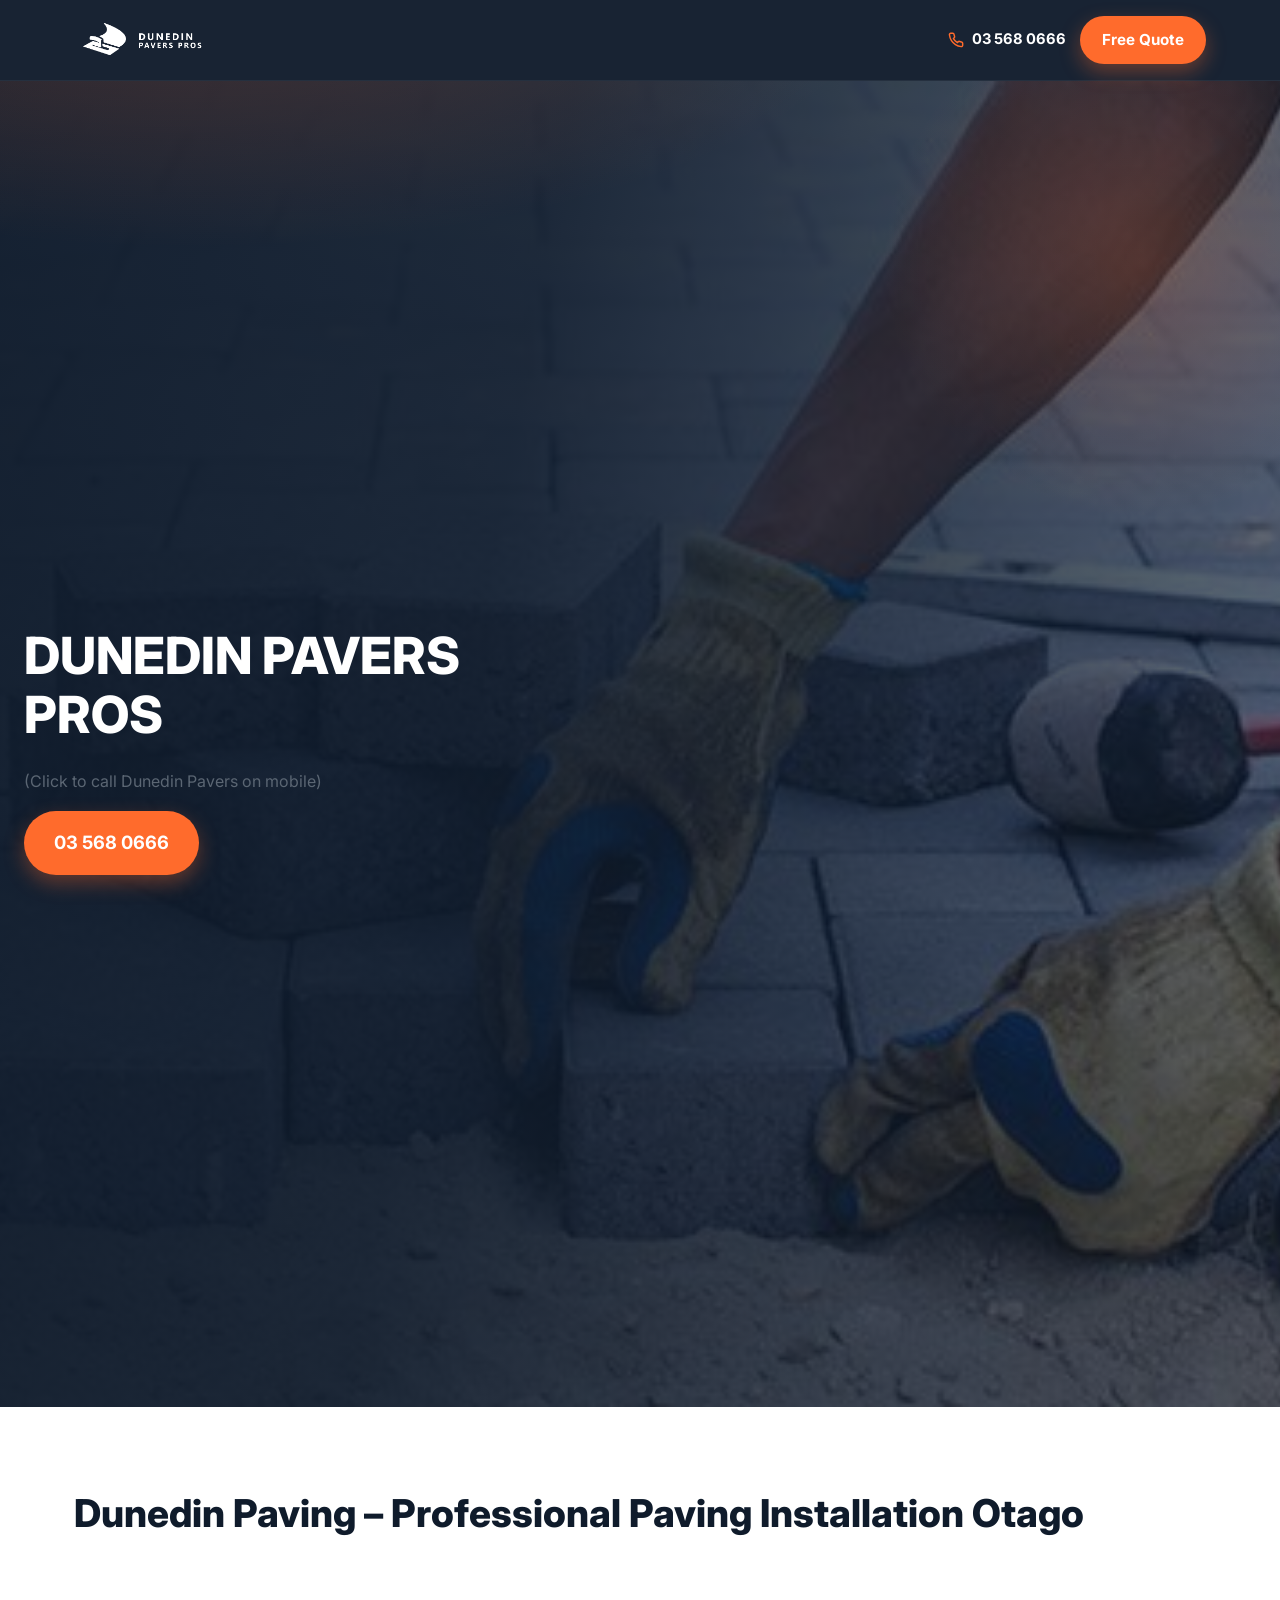
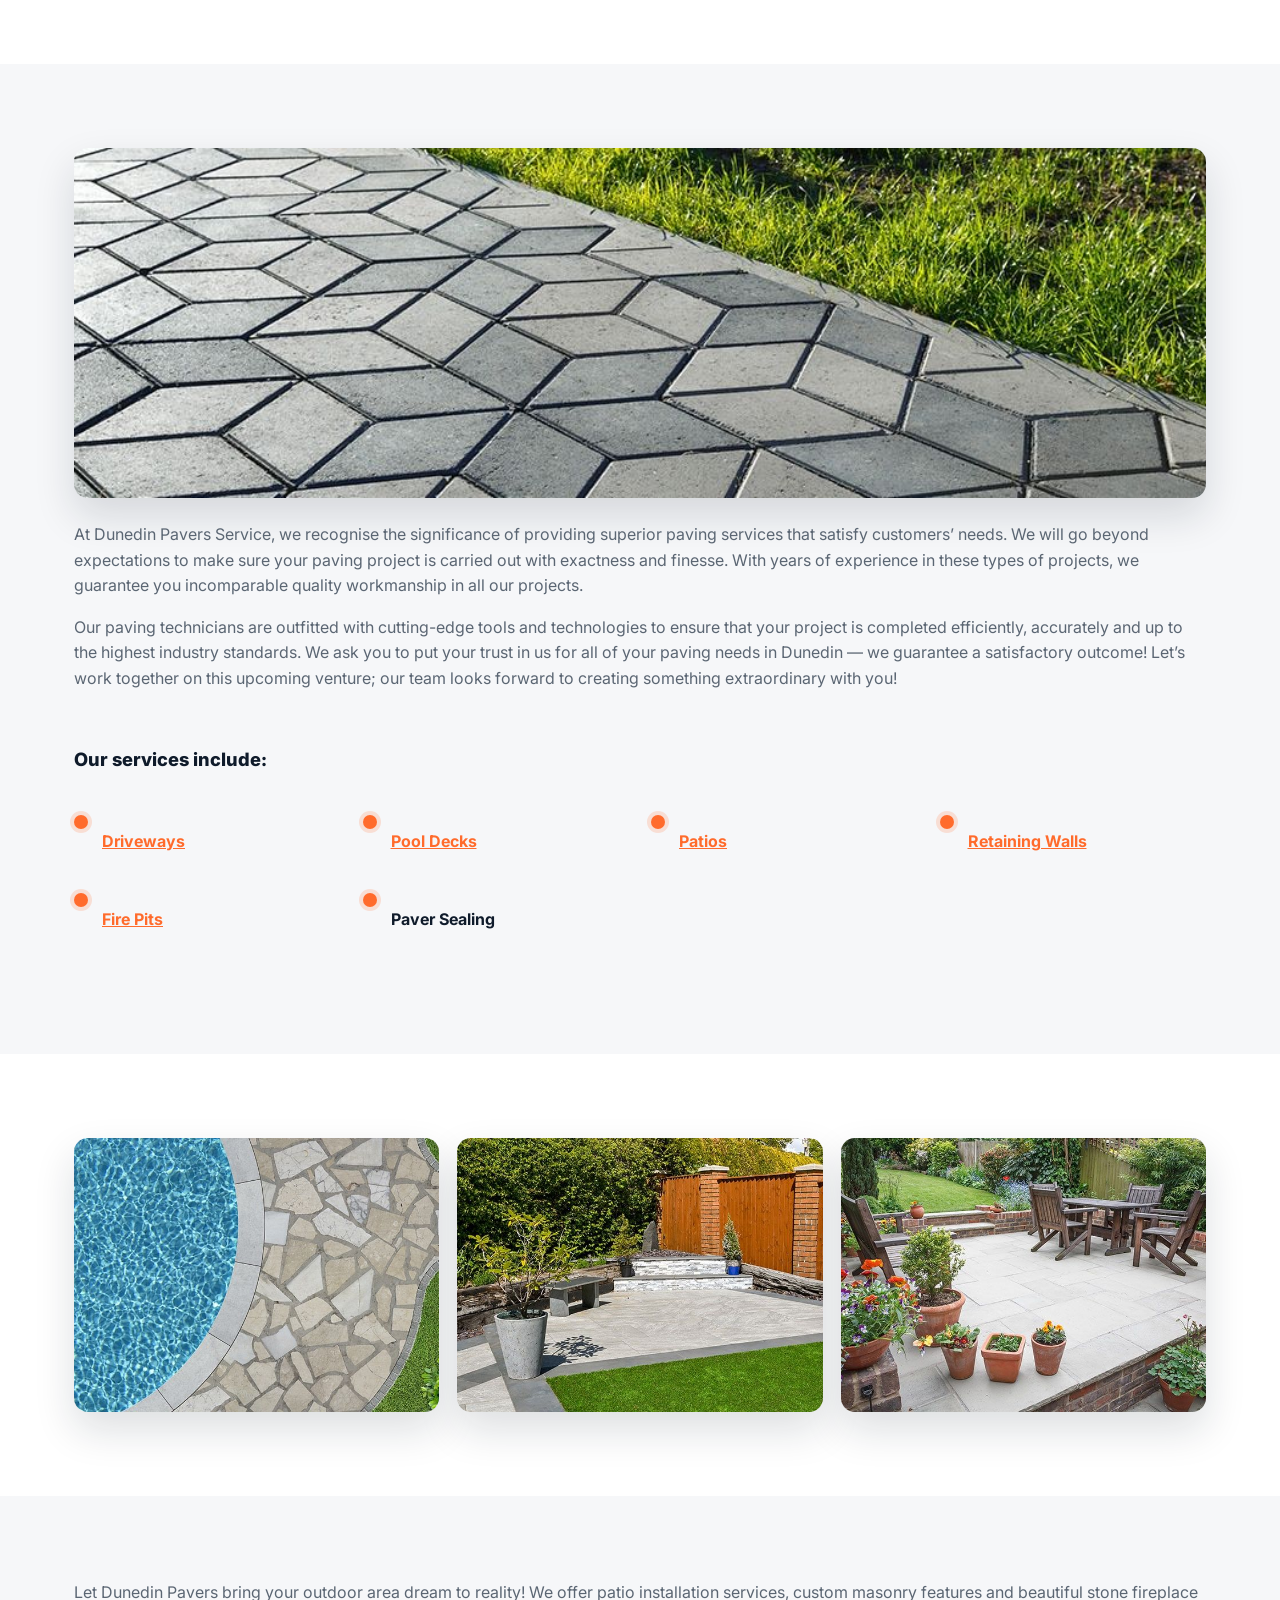
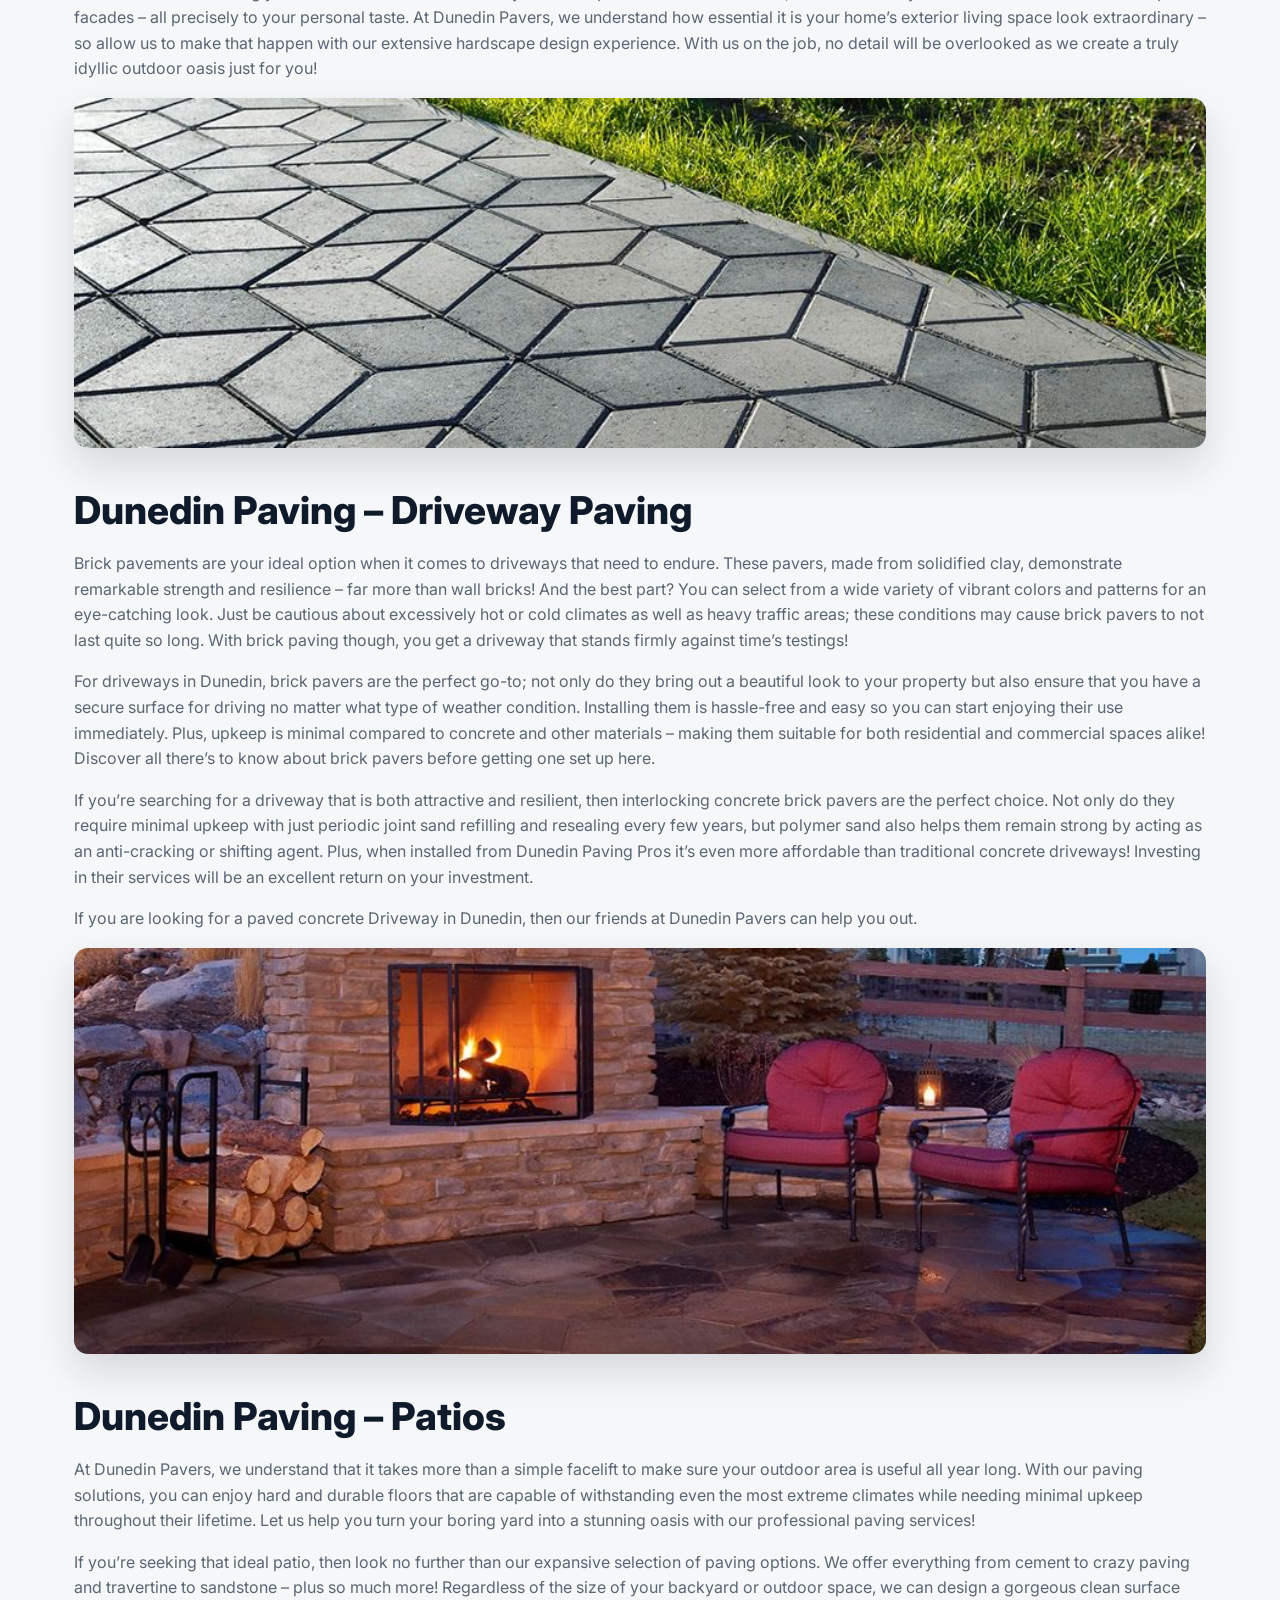
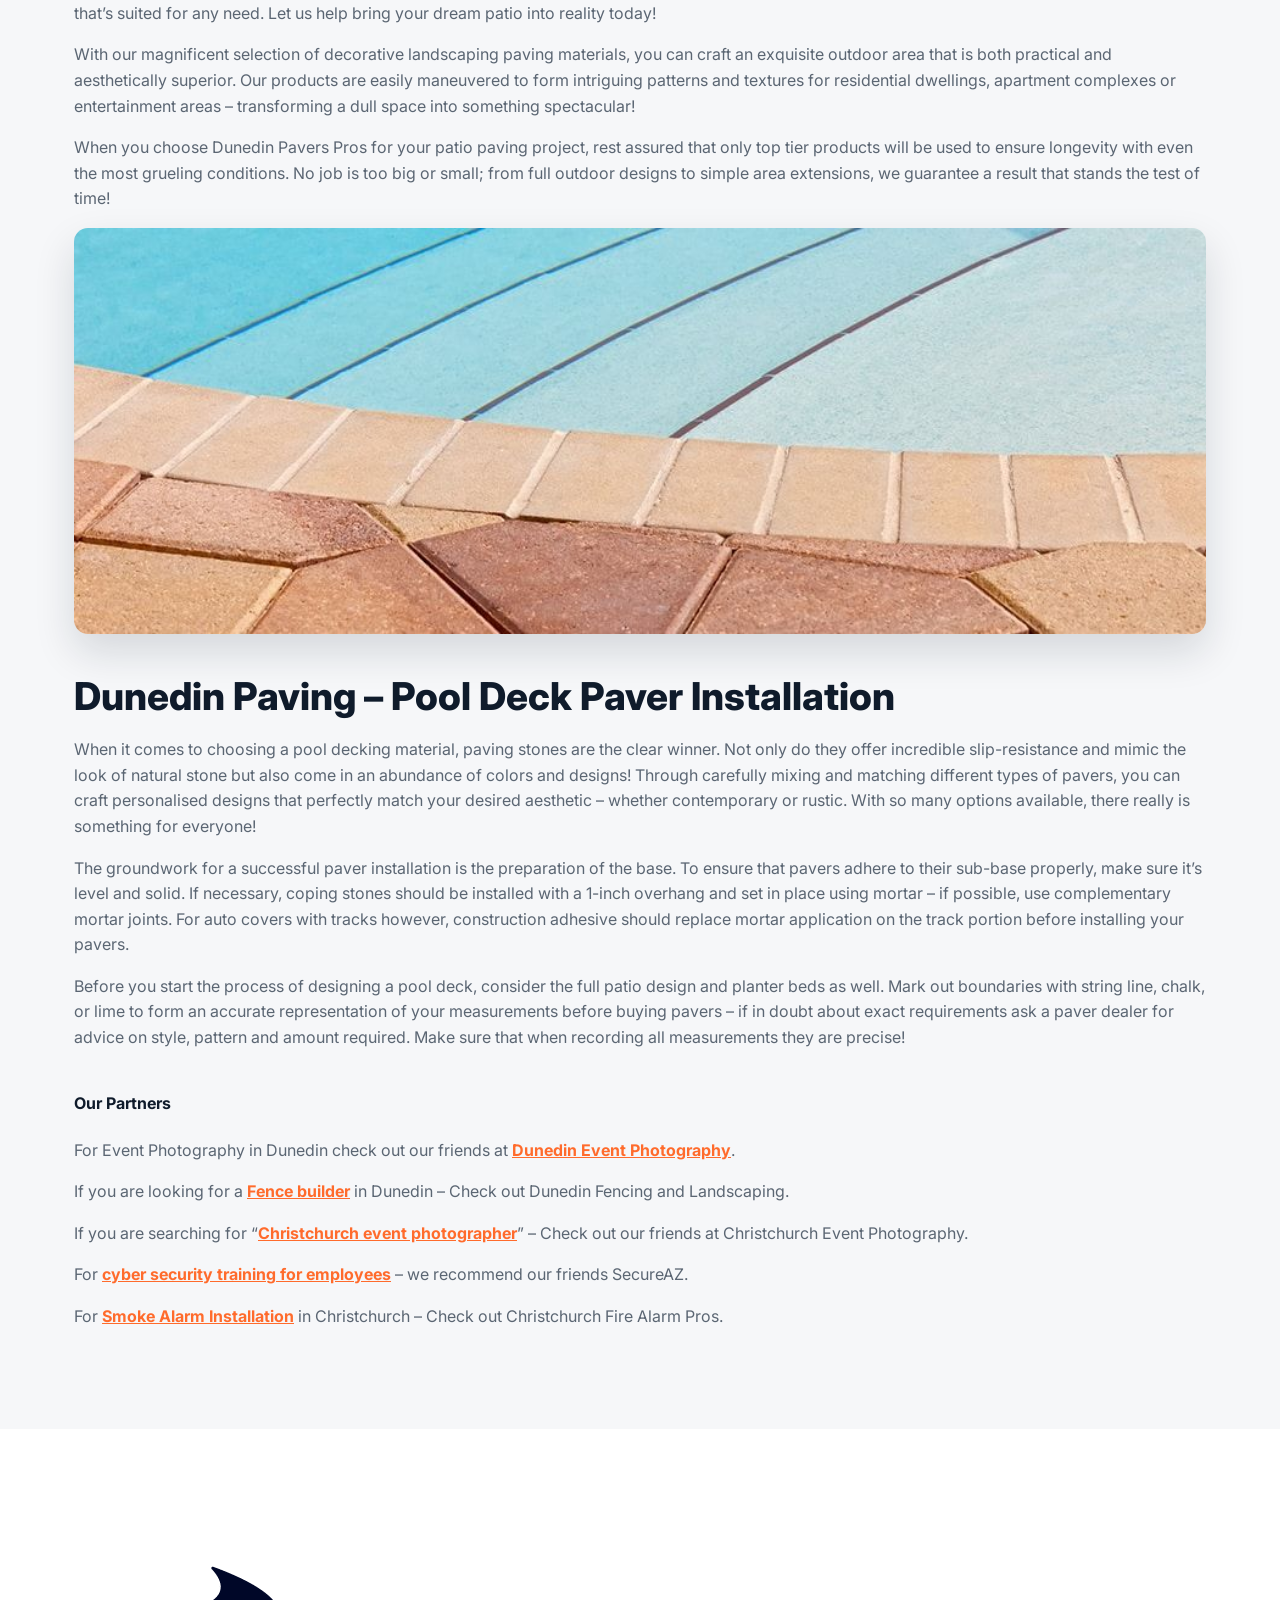
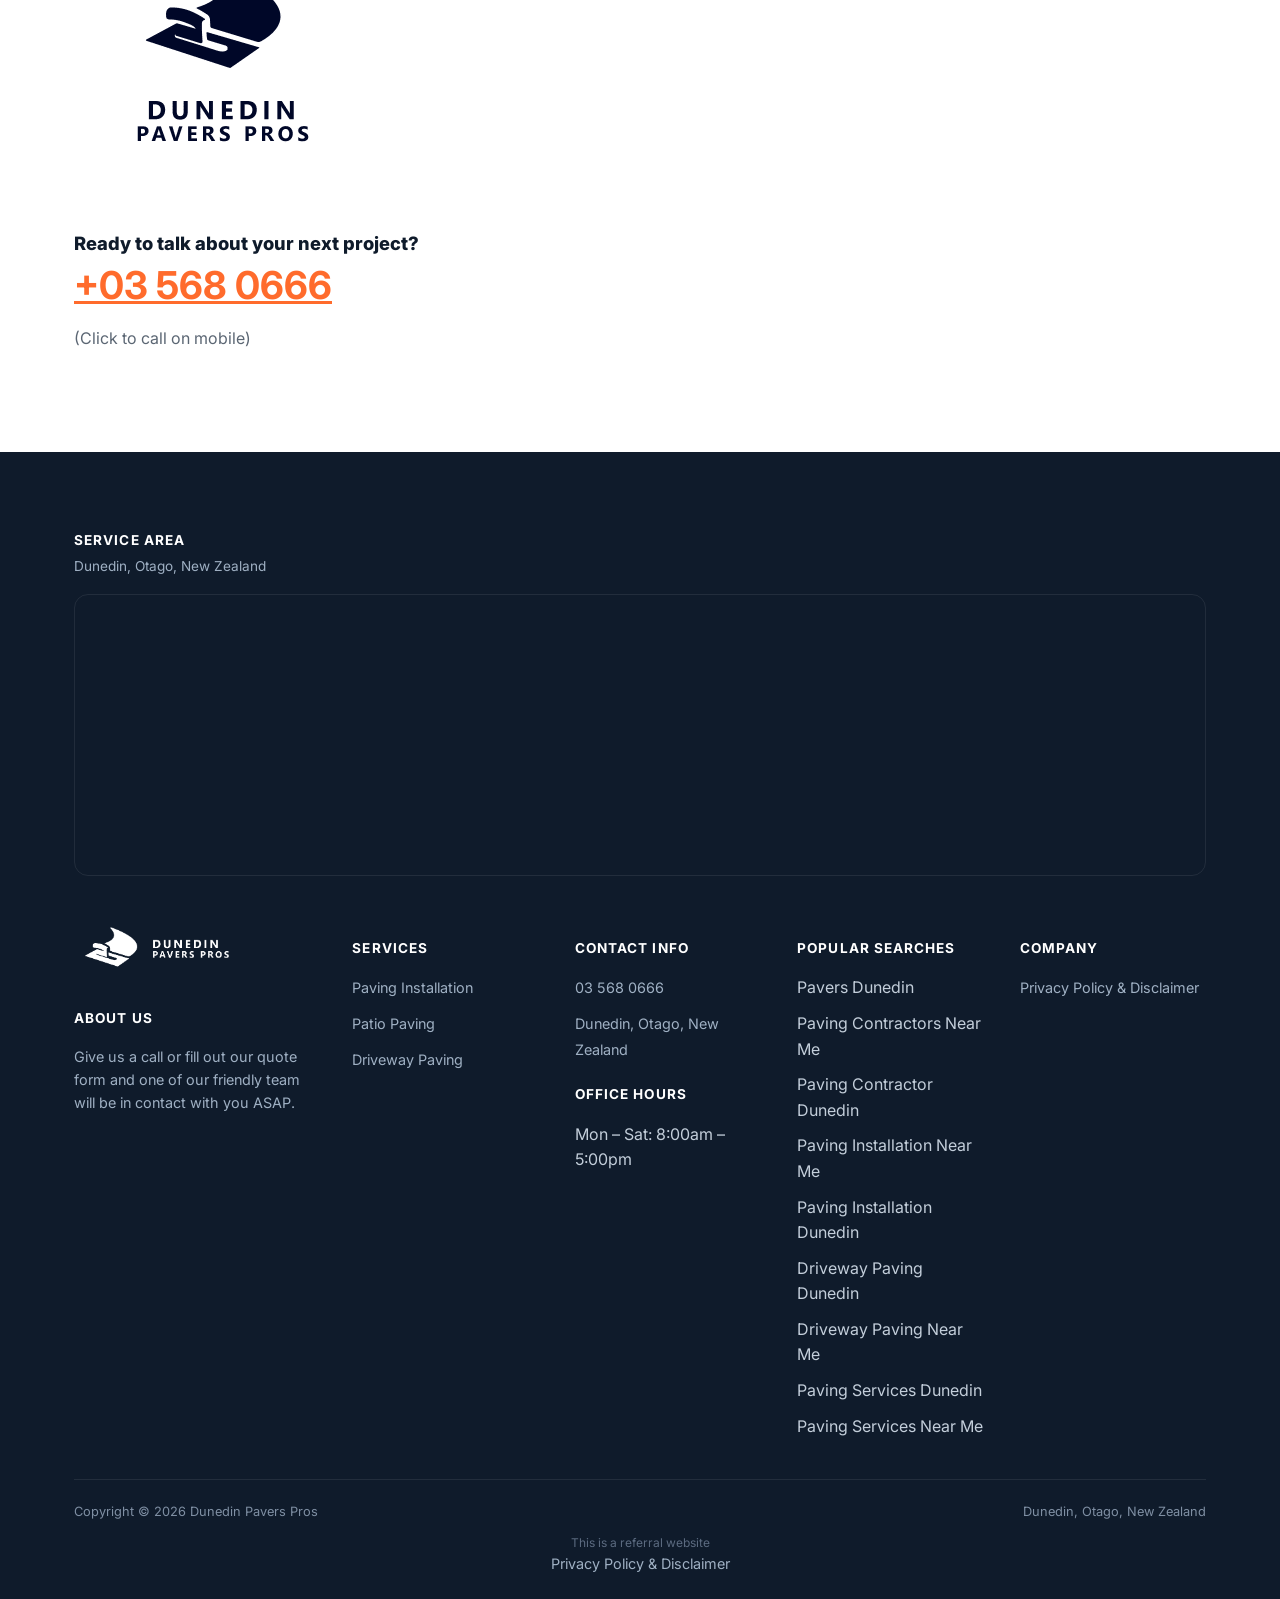
<file: index.html>
<!doctype html>
<html lang="en-NZ">
<head>
<!-- Google tag (gtag.js) -->
<script async src="https://www.googletagmanager.com/gtag/js?id=AW-11073524070"></script>
<script>
  window.dataLayer = window.dataLayer || [];
  function gtag(){dataLayer.push(arguments);}
  gtag('js', new Date());
  gtag('config', 'AW-11073524070');
</script>
<meta charset="UTF-8">
<meta name="viewport" content="width=device-width, initial-scale=1.0">
<link rel="icon" href="/favicon-32.png" sizes="32x32" type="image/png">
<link rel="icon" href="/favicon-192.png" sizes="192x192" type="image/png">
<link rel="apple-touch-icon" href="/apple-touch-icon.png">
<title>Dunedin Pavers - Dunedin Pavers - Paving Pros</title>
<meta name="description" content="(Click to call Dunedin Pavers on mobile)">
<meta name="robots" content="index, follow, max-snippet:-1, max-video-preview:-1, max-image-preview:large">
<link rel="canonical" href="https://dunedinpavers.co.nz/">
<meta property="og:locale" content="en_US">
<meta property="og:type" content="website">
<meta property="og:title" content="Dunedin Pavers - Dunedin Pavers - Paving Pros">
<meta property="og:description" content="(Click to call Dunedin Pavers on mobile)">
<meta property="og:url" content="https://dunedinpavers.co.nz/">
<meta property="og:site_name" content="Dunedin Pavers - Paving Pros">
<meta property="og:image" content="https://dunedinpavers.co.nz/images/dunedin-pavers-pros-square.png">
<meta property="og:image:secure_url" content="https://dunedinpavers.co.nz/images/dunedin-pavers-pros-square.png">
<meta property="og:image:width" content="600">
<meta property="og:image:height" content="600">
<meta property="og:image:alt" content="dunedin pavers - paving pros">
<meta property="og:image:type" content="image/png">
<meta name="twitter:card" content="summary_large_image">
<meta name="twitter:title" content="Dunedin Pavers - Dunedin Pavers - Paving Pros">
<meta name="twitter:description" content="(Click to call Dunedin Pavers on mobile)">
<meta name="twitter:image" content="https://dunedinpavers.co.nz/images/dunedin-pavers-pros-square.png">
<meta name="twitter:label1" content="Written by">
<meta name="twitter:data1" content="samstoysnz@gmail.com">
<meta name="twitter:label2" content="Time to read">
<meta name="twitter:data2" content="11 minutes">
<script type="application/ld+json">{"@context": "https://schema.org", "@graph": [{"@type": ["Person", "Organization"], "@id": "https://dunedinpavers.co.nz/#person", "name": "Dunedin Pavers - Paving Pros"}, {"@type": "WebSite", "@id": "https://dunedinpavers.co.nz/#website", "url": "https://dunedinpavers.co.nz", "name": "Dunedin Pavers - Paving Pros", "publisher": {"@id": "https://dunedinpavers.co.nz/#person"}, "inLanguage": "en-US"}, {"@type": "ImageObject", "@id": "https://dunedinpavers.co.nz/images/dunedin-pavers-pros-square.png", "url": "https://dunedinpavers.co.nz/images/dunedin-pavers-pros-square.png", "width": "600", "height": "600", "caption": "dunedin pavers - paving pros", "inLanguage": "en-US"}, {"@type": "WebPage", "@id": "https://dunedinpavers.co.nz/#webpage", "url": "https://dunedinpavers.co.nz/", "name": "Dunedin Pavers - Dunedin Pavers - Paving Pros", "datePublished": "2023-01-19T23:26:05+00:00", "dateModified": "2024-04-30T18:22:27+00:00", "about": {"@id": "https://dunedinpavers.co.nz/#person"}, "isPartOf": {"@id": "https://dunedinpavers.co.nz/#website"}, "primaryImageOfPage": {"@id": "https://dunedinpavers.co.nz/images/dunedin-pavers-pros-square.png"}, "inLanguage": "en-US"}, {"@type": "Person", "@id": "https://dunedinpavers.co.nz/author/samstoysnzgmail-com/", "name": "samstoysnz@gmail.com", "url": "https://dunedinpavers.co.nz/author/samstoysnzgmail-com/", "image": {"@type": "ImageObject", "@id": "https://secure.gravatar.com/avatar/1a805ecce72dbea624f8210f16b617142cd50f277b3b90b3f68485606a558cd0?s=96&amp;d=mm&amp;r=g", "url": "https://secure.gravatar.com/avatar/1a805ecce72dbea624f8210f16b617142cd50f277b3b90b3f68485606a558cd0?s=96&amp;d=mm&amp;r=g", "caption": "samstoysnz@gmail.com", "inLanguage": "en-US"}, "sameAs": ["https://dunedinpavers.co.nz"]}, {"@type": "Article", "headline": "Dunedin Pavers - Dunedin Pavers - Paving Pros", "datePublished": "2023-01-19T23:26:05+00:00", "dateModified": "2024-04-30T18:22:27+00:00", "author": {"@id": "https://dunedinpavers.co.nz/author/samstoysnzgmail-com/", "name": "samstoysnz@gmail.com"}, "publisher": {"@id": "https://dunedinpavers.co.nz/#person"}, "description": "(Click to call Dunedin Pavers on mobile)", "name": "Dunedin Pavers - Dunedin Pavers - Paving Pros", "@id": "https://dunedinpavers.co.nz/#richSnippet", "isPartOf": {"@id": "https://dunedinpavers.co.nz/#webpage"}, "image": {"@id": "https://dunedinpavers.co.nz/images/dunedin-pavers-pros-square.png"}, "inLanguage": "en-US", "mainEntityOfPage": {"@id": "https://dunedinpavers.co.nz/#webpage"}}]}</script>

<link rel="preconnect" href="https://fonts.googleapis.com">
<link rel="preconnect" href="https://fonts.gstatic.com" crossorigin>
<link rel="preload" as="style" href="https://fonts.googleapis.com/css2?family=Inter:wght@400;500;600;700;800&display=swap" onload="this.onload=null;this.rel='stylesheet'">
<noscript><link rel="stylesheet" href="https://fonts.googleapis.com/css2?family=Inter:wght@400;500;600;700;800&display=swap"></noscript>
<link rel="stylesheet" href="/css/style.css">
<style id="mnfix">.mobile-menu.open{max-height:calc(100vh - 150px);max-height:calc(100dvh - 150px);overflow-y:auto;-webkit-overflow-scrolling:touch;overscroll-behavior:contain}.mobile-menu.msub-ready .mobile-submenu{display:none}.mobile-menu.msub-ready .mobile-submenu.open{display:flex}.mobile-menu a.msub-parent{display:flex;justify-content:space-between;align-items:center}.mobile-menu a.msub-parent::after{content:"";width:8px;height:8px;border-right:2px solid currentColor;border-bottom:2px solid currentColor;transform:rotate(45deg);margin-right:6px;transition:transform .2s}.mobile-menu a.msub-parent[aria-expanded=true]::after{transform:rotate(-135deg)}</style></head>
<body class="">
<header>
  <div class="nav wrap">
    <a href="/" class="brand"><img src="/images/Dunedin-Pavers-Logo-White.png" alt="Dunedin Pavers Pros" width="547" height="175"></a>
    
    <div class="nav-cta">
      <a href="tel:035680666" class="phone-pill"><svg viewBox="0 0 24 24" fill="none" stroke-width="2.2" stroke-linecap="round" stroke-linejoin="round"><path d="M22 16.92v3a2 2 0 0 1-2.18 2 19.79 19.79 0 0 1-8.63-3.07 19.5 19.5 0 0 1-6-6 19.79 19.79 0 0 1-3.07-8.67A2 2 0 0 1 4.11 2h3a2 2 0 0 1 2 1.72c.127.96.362 1.903.7 2.81a2 2 0 0 1-.45 2.11L8.09 9.91a16 16 0 0 0 6 6l1.27-1.27a2 2 0 0 1 2.11-.45c.907.338 1.85.573 2.81.7A2 2 0 0 1 22 16.92z"/></svg> 03 568 0666</a>
      <a href="#quote" class="btn btn-primary" style="padding:10px 20px;">Free Quote</a>
      <button type="button" class="hamburger-btn" id="hamburgerBtn" aria-label="Open menu" aria-expanded="false"><svg viewBox="0 0 24 24" fill="none" stroke="#fff" stroke-width="2.4" stroke-linecap="round" stroke-linejoin="round"><path d="M4 7h16M4 12h16M4 17h16"/></svg></button>
    </div>
  </div>
  <div class="mobile-menu" id="mobileMenu"><a href="tel:035680666" class="mobile-menu-phone">Call 03 568 0666</a><a href="#quote" class="btn btn-primary" style="width:100%;">Free Quote</a></div>
</header>
<main>
<section class="hero" id="top"><div class="hero-inner"><div class="hero-copy"><div class="row"><div class="text"><h1>DUNEDIN PAVERS PROS</h1></div><div class="text"><p>(Click to call Dunedin Pavers on mobile)</p></div><p class="btn-wrap"><a class="btn btn-primary" href="tel:+6435680666">03 568 0666</a></p></div></div><div class="hero-form" id="quote">
      <div class="hero-form-head"></div>
      <div class="form-card"><iframe src="https://api.leadconnectorhq.com/widget/form/jP1o4egraxFO799uYOXO" style="width:100%;height:100%;min-height:962px;border:none;border-radius:14px" id="inline-jP1o4egraxFO799uYOXO" data-layout="{'id':'INLINE'}" data-trigger-type="alwaysShow" data-trigger-value="" data-activation-type="alwaysActivated" data-activation-value="" data-deactivation-type="neverDeactivate" data-deactivation-value="" data-form-name="Paving Enquiry" data-height="962" data-layout-iframe-id="inline-jP1o4egraxFO799uYOXO" data-form-id="jP1o4egraxFO799uYOXO" data-cookie-consent="true" data-cookie-consent-provider="auto" title="Paving Enquiry"></iframe></div>
    </div></div></section>
<section class=""><div class="wrap"><div class="row"><div class="text">




<h2>Dunedin Paving – Professional Paving Installation Otago</h2>




 
</div></div></div></section>
<section class="bg-paper"><div class="wrap"><div class="row"><div class="figure"><img src="/images/paving-image-1.jpg" alt="dunedin paving day" width="929" height="287" loading="lazy" decoding="async"></div><div class="text"><p>At Dunedin Pavers Service, we recognise the significance of providing superior paving services that satisfy customers’ needs. We will go beyond expectations to make sure your paving project is carried out with exactness and finesse. With years of experience in these types of projects, we guarantee you incomparable quality workmanship in all our projects.</p>
<p>Our paving technicians are outfitted with cutting-edge tools and technologies to ensure that your project is completed efficiently, accurately and up to the highest industry standards. We ask you to put your trust in us for all of your paving needs in Dunedin — we guarantee a satisfactory outcome! Let’s work together on this upcoming venture; our team looks forward to creating something extraordinary with you!</p>
<p>​</p>
<h3>Our services include:<br>​</h3>
<ul>
<li>
<h4><a href="https://aucklandpavingpros.co.nz/driveway-paving" target="_blank" rel="noopener"><strong>Driveways</strong></a></h4>
</li>
<li>
<h4><a href="https://aucklandpavingpros.co.nz/pool-decks" target="_blank" rel="noopener"><strong>Pool Decks</strong></a></h4>
</li>
<li>
<h4><a href="https://aucklandpavingpros.co.nz/patio-paving" target="_blank" rel="noopener"><strong>Patios</strong></a></h4>
</li>
<li>
<h4><a href="https://aucklandpavingpros.co.nz/retaining-walls" target="_blank" rel="noopener"><strong>Retaining Walls</strong></a></h4>
</li>
<li>
<h4><a href="https://aucklandpavingpros.co.nz/fire-pits" target="_blank" rel="noopener"><strong>Fire Pits</strong></a></h4>
</li>
<li>
<h4><strong>Paver Sealing​</strong></h4>
</li>
</ul></div></div></div></section>
<section class=""><div class="wrap"><div class="row gallery-grid"><div class="figure"><img src="/images/hamilton-paving_a1.jpg" alt="dunedin pool decking paving" width="800" height="480" loading="lazy" decoding="async"></div><div class="figure"><img src="/images/hamilton-paving-concrete-outdoor-spaces.jpg" alt="patio builders dunedin" width="800" height="480" loading="lazy" decoding="async"></div><div class="figure"><img src="/images/hamilton-paving-concrete-patio.jpg" alt="dunedin pavers at work" width="800" height="480" loading="lazy" decoding="async"></div></div></div></section>
<section class="bg-paper"><div class="wrap"><div class="row"><div class="text"><p>Let Dunedin Pavers bring your outdoor area dream to reality! We offer patio installation services, custom masonry features and beautiful stone fireplace facades – all precisely to your personal taste. At Dunedin Pavers, we understand how essential it is your home’s exterior living space look extraordinary – so allow us to make that happen with our extensive hardscape design experience. With us on the job, no detail will be overlooked as we create a truly idyllic outdoor oasis just for you!</p></div><div class="figure"><img src="/images/paving-image-1.jpg" alt="paving in otago image" width="929" height="287" loading="lazy" decoding="async"></div></div><div class="row"><div class="text"><h2>Dunedin Paving – Driveway Paving</h2>
<p>Brick pavements are your ideal option when it comes to driveways that need to endure. These pavers, made from solidified clay, demonstrate remarkable strength and resilience – far more than wall bricks! And the best part? You can select from a wide variety of vibrant colors and patterns for an eye-catching look. Just be cautious about excessively hot or cold climates as well as heavy traffic areas; these conditions may cause brick pavers to not last quite so long. With brick paving though, you get a driveway that stands firmly against time’s testings!</p>
<p>For driveways in Dunedin, brick pavers are the perfect go-to; not only do they bring out a beautiful look to your property but also ensure that you have a secure surface for driving no matter what type of weather condition. Installing them is hassle-free and easy so you can start enjoying their use immediately. Plus, upkeep is minimal compared to concrete and other materials – making them suitable for both residential and commercial spaces alike! Discover all there’s to know about brick pavers before getting one set up here.</p>
<p>If you’re searching for a driveway that is both attractive and resilient, then interlocking concrete brick pavers are the perfect choice. Not only do they require minimal upkeep with just periodic joint sand refilling and resealing every few years, but polymer sand also helps them remain strong by acting as an anti-cracking or shifting agent. Plus, when installed from Dunedin Paving Pros it’s even more affordable than traditional concrete driveways! Investing in their services will be an excellent return on your investment.</p>
<p>If you are looking for a paved concrete Driveway in Dunedin, then our friends at Dunedin Pavers can help you out.</p></div><div class="figure"><img src="/images/patio-pavers.jpg" alt="patio paving otago" width="929" height="333" loading="lazy" decoding="async"></div></div><div class="row"><div class="text"><h2>Dunedin Paving – Patios</h2>
<p>At Dunedin Pavers, we understand that it takes more than a simple facelift to make sure your outdoor area is useful all year long. With our paving solutions, you can enjoy hard and durable floors that are capable of withstanding even the most extreme climates while needing minimal upkeep throughout their lifetime. Let us help you turn your boring yard into a stunning oasis with our professional paving services!</p>
<p>If you’re seeking that ideal patio, then look no further than our expansive selection of paving options. We offer everything from cement to crazy paving and travertine to sandstone – plus so much more! Regardless of the size of your backyard or outdoor space, we can design a gorgeous clean surface that’s suited for any need. Let us help bring your dream patio into reality today!</p>
<p>With our magnificent selection of decorative landscaping paving materials, you can craft an exquisite outdoor area that is both practical and aesthetically superior. Our products are easily maneuvered to form intriguing patterns and textures for residential dwellings, apartment complexes or entertainment areas – transforming a dull space into something spectacular!</p>
<p>When you choose Dunedin Pavers Pros for your patio paving project, rest assured that only top tier products will be used to ensure longevity with even the most grueling conditions. No job is too big or small; from full outdoor designs to simple area extensions, we guarantee a result that stands the test of time!</p></div><div class="figure"><img src="/images/Paving-pool-pdecking.jpg" alt="pool paving around deck" width="929" height="333" loading="lazy" decoding="async"></div></div><div class="row"><div class="text"><h2>Dunedin Paving – Pool Deck Paver Installation</h2>
<p>When it comes to choosing a pool decking material, paving stones are the clear winner. Not only do they offer incredible slip-resistance and mimic the look of natural stone but also come in an abundance of colors and designs! Through carefully mixing and matching different types of pavers, you can craft personalised designs that perfectly match your desired aesthetic – whether contemporary or rustic. With so many options available, there really is something for everyone!</p>
<p>The groundwork for a successful paver installation is the preparation of the base. To ensure that pavers adhere to their sub-base properly, make sure it’s level and solid. If necessary, coping stones should be installed with a 1-inch overhang and set in place using mortar – if possible, use complementary mortar joints. For auto covers with tracks however, construction adhesive should replace mortar application on the track portion before installing your pavers.</p>
<p>Before you start the process of designing a pool deck, consider the full patio design and planter beds as well. Mark out boundaries with string line, chalk, or lime to form an accurate representation of your measurements before buying pavers – if in doubt about exact requirements ask a paver dealer for advice on style, pattern and amount required. Make sure that when recording all measurements they are precise!</p></div></div><div class="row"><div class="text"><h4>Our Partners</h4></div><div class="text"><p>For Event Photography in Dunedin check out our friends at <a href="https://dunedin.eventphotographer.co.nz/" target="_blank" rel="noopener">Dunedin Event Photography</a>.</p>
<p>If you are looking for a <a href="https://dunedinfencinglandscaping.co.nz/" target="_blank" rel="noopener">Fence builder</a> in Dunedin – Check out Dunedin Fencing and Landscaping.</p>
<p>If you are searching for “<a href="https://christchurch.eventphotographer.co.nz/" target="_blank" rel="noopener">Christchurch event photographer</a>” – Check out our friends at Christchurch Event Photography.</p>
<p>For <a href="https://dunedinfencinglandscaping.co.nz/" target="_blank" rel="noopener">cyber security training for employees</a> – we recommend our friends SecureAZ.</p>
<p>For <a href="https://christchurchfirealarm.co.nz/" target="_blank" rel="noopener">Smoke Alarm Installation</a> in Christchurch – Check out Christchurch Fire Alarm Pros.</p></div></div></div></section>
<section class=""><div class="wrap"><div class="row"><div class="text"><h2><img src="/images/dunedin-pavers-pros-square-300x300.png" alt="dunedin pavers - paving pros" width="300" height="300" loading="lazy" decoding="async"></h2>
<h3>Ready to talk about your next project?</h3>

<h2><a href="tel:+6435680666">+03 568 0666</a></h2>
<p>(Click to call on mobile)</p></div></div></div></section>
</main>
<footer>
  <div class="wrap">
    <div class="footer-map-head"><h4>Service Area</h4><p>Dunedin, Otago, New Zealand</p></div><div class="footer-map"><iframe src="https://www.google.com/maps/embed?pb=!1m14!1m8!1m3!1d177754.89262818126!2d170.4654394!3d-45.8829085!3m2!1i1024!2i768!4f13.1!3m3!1m2!1s0x840ea10074cb79fb%3A0x1f205d1238f22b6f!2sDunedin%20Pavers%20Pros!5e0!3m2!1sen!2snz!4v1698085899532!5m2!1sen!2snz" width="600" height="280" style="border:0" allowfullscreen loading="lazy" referrerpolicy="no-referrer-when-downgrade" title="Dunedin Pavers Pros service area map"></iframe></div>
    <div class="footer-grid five"><div class="footer-brand"><a href="/" class="brand"><img src="/images/Dunedin-Pavers-Logo-White.png" alt="Dunedin Pavers Pros" width="547" height="175" loading="lazy"></a><h4>About us</h4><p>Give us a call or fill out our quote form and one of our friendly team will be in contact with you ASAP.</p></div><div><h4>Services</h4><ul><li><a href="/">Paving Installation</a></li><li><a href="/">Patio Paving</a></li><li><a href="/">Driveway Paving</a></li></ul></div><div><h4>Contact Info</h4><ul><li><a href="tel:035680666">03 568 0666</a></li><li><a href="https://maps.app.goo.gl/4qzdir13bZTsztHh9" target="_blank" rel="noopener">Dunedin, Otago, New Zealand</a></li></ul><h4 style="margin-top:22px;">Office Hours</h4><ul><li>Mon &ndash; Sat: 8:00am &ndash; 5:00pm</li></ul></div><div><h4>Popular Searches</h4><ul><li>Pavers Dunedin</li><li>Paving Contractors Near Me</li><li>Paving Contractor Dunedin</li><li>Paving Installation Near Me</li><li>Paving Installation Dunedin</li><li>Driveway Paving Dunedin</li><li>Driveway Paving Near Me</li><li>Paving Services Dunedin</li><li>Paving Services Near Me</li></ul></div><div><h4>Company</h4><ul><li><a href="/privacy-policy/">Privacy Policy &amp; Disclaimer</a></li></ul></div></div>
    <div class="footer-bottom"><span>Copyright &copy; 2026 Dunedin Pavers Pros</span><span>Dunedin, Otago, New Zealand</span></div>
    <div class="footer-disclosure">This is a referral website<br><a href="/privacy-policy/">Privacy Policy &amp; Disclaimer</a></div>
  </div>
</footer>
<script>
(function(){var b=document.getElementById('hamburgerBtn'),m=document.getElementById('mobileMenu');if(!b||!m)return;b.addEventListener('click',function(){var o=m.classList.toggle('open');b.setAttribute('aria-expanded',o?'true':'false');});})();
</script>
<script src="https://link.msgsndr.com/js/form_embed.js" defer></script>
<script id="mnfixjs">(function(){var m=document.getElementById("mobileMenu");if(!m)return;m.querySelectorAll(".mobile-submenu").forEach(function(s){var p=s.previousElementSibling;if(!p||p.tagName!=="A")return;var a=document.createElement("a");a.href=p.getAttribute("href");a.textContent="All "+p.textContent.trim();s.insertBefore(a,s.firstChild);m.classList.add("msub-ready");p.classList.add("msub-parent");p.setAttribute("aria-expanded","false");p.addEventListener("click",function(e){e.preventDefault();var o=s.classList.toggle("open");p.setAttribute("aria-expanded",o?"true":"false")})});var b=document.getElementById("hamburgerBtn");document.addEventListener("pointerdown",function(e){if(!m.classList.contains("open")||m.contains(e.target)||(b&&b.contains(e.target)))return;m.classList.remove("open");if(b)b.setAttribute("aria-expanded","false")})})();</script></body>
</html>
</file>
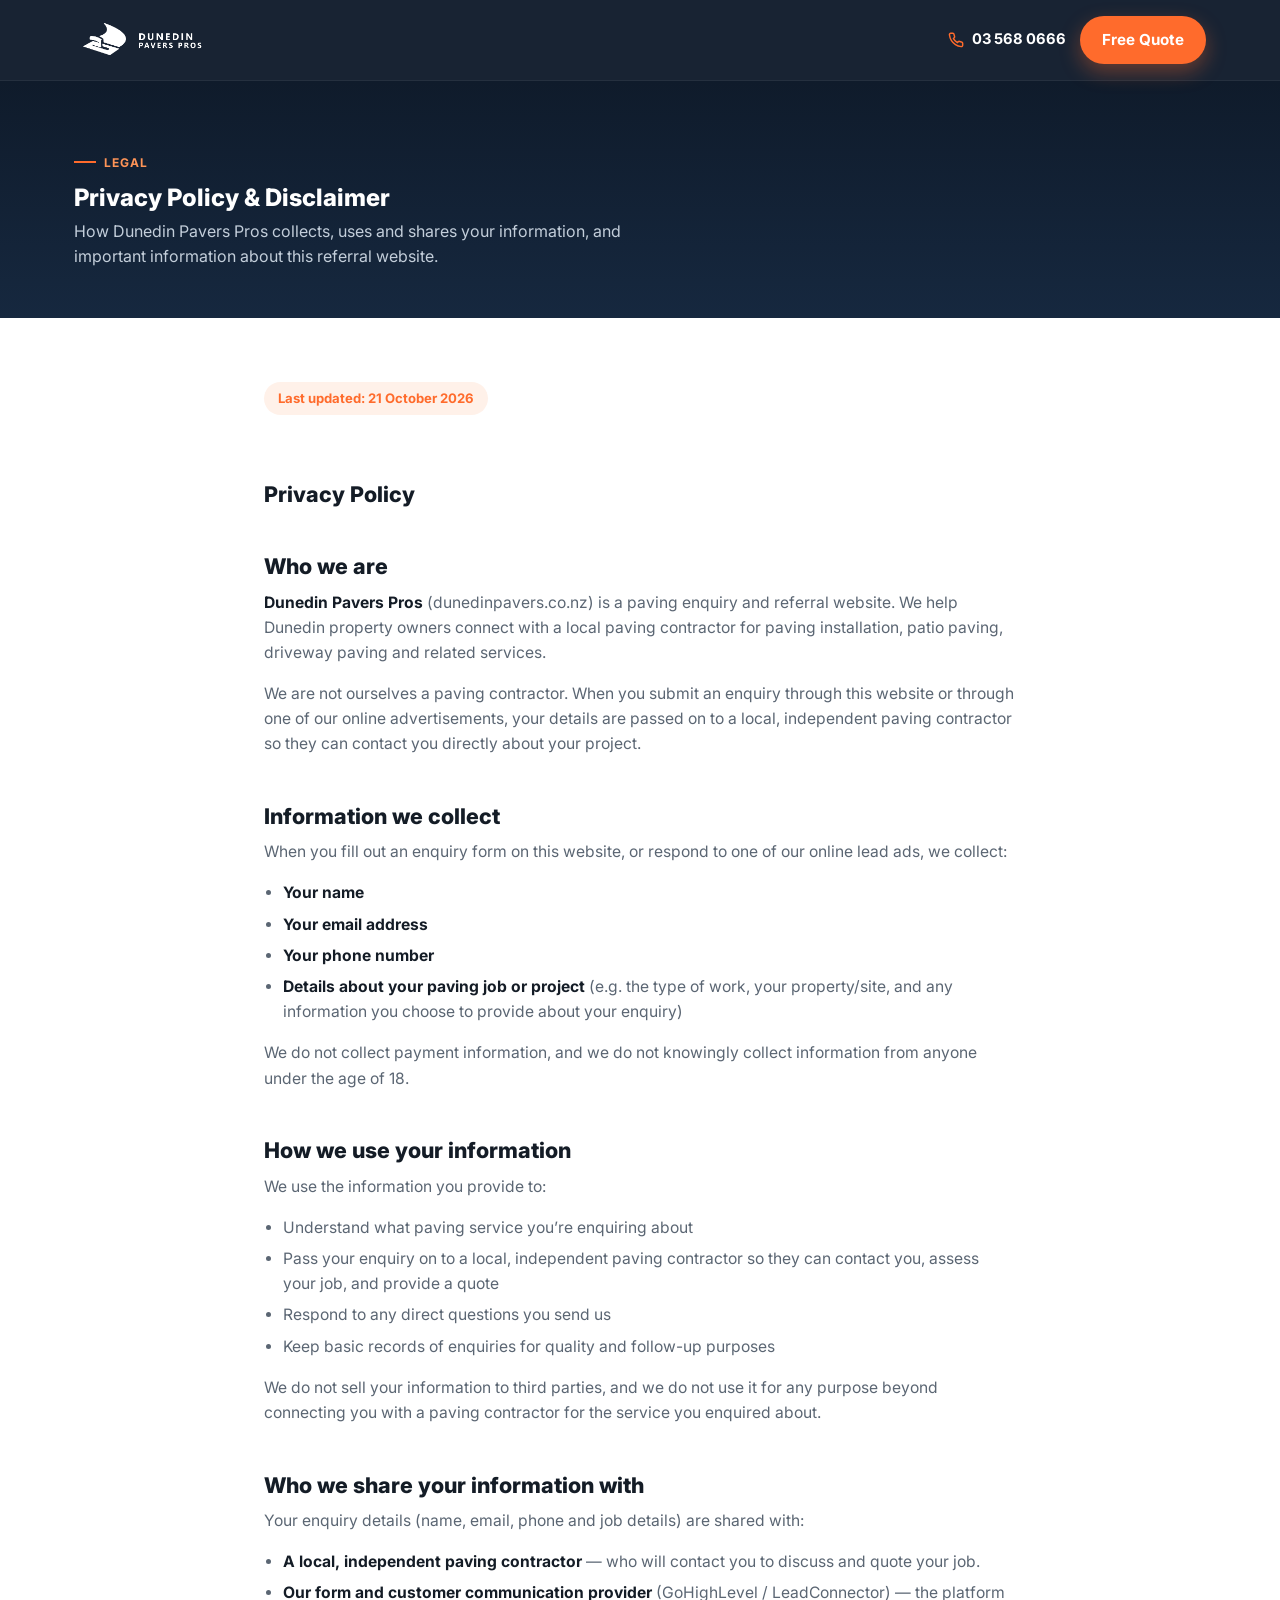
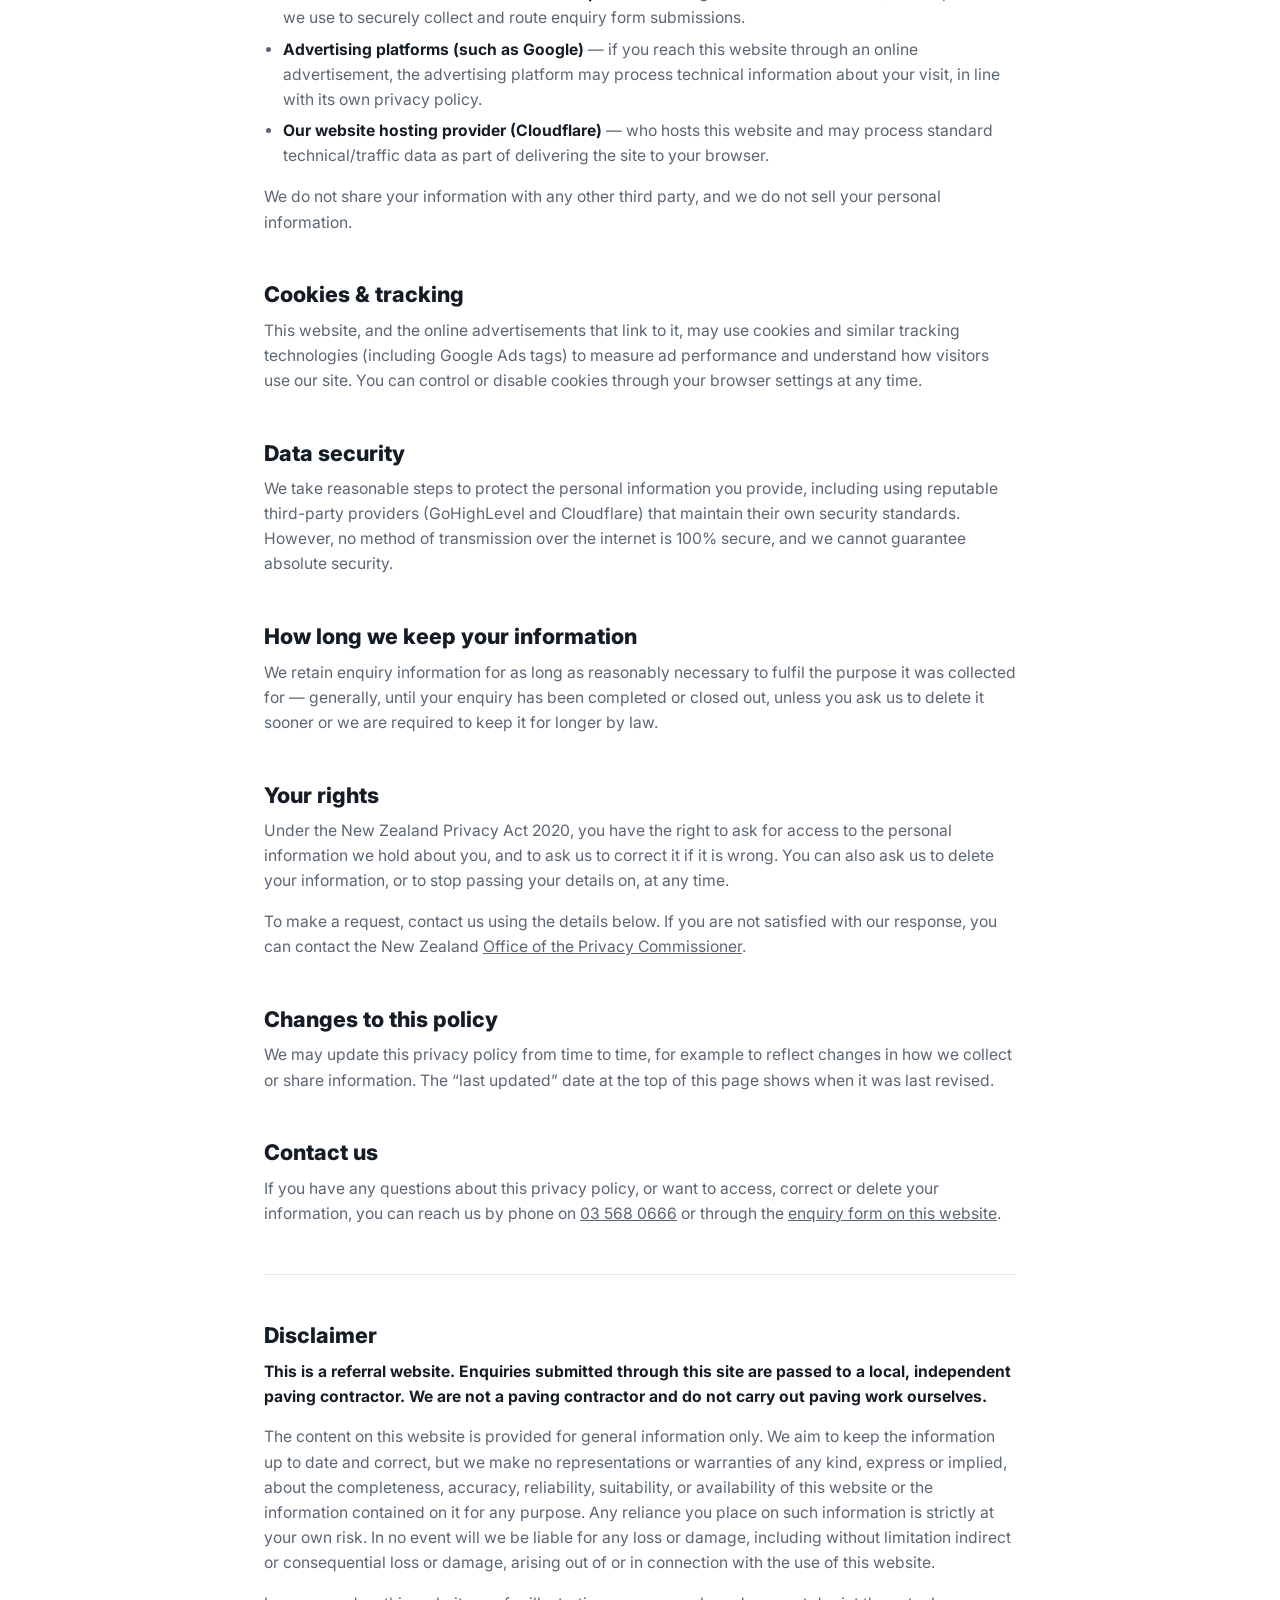
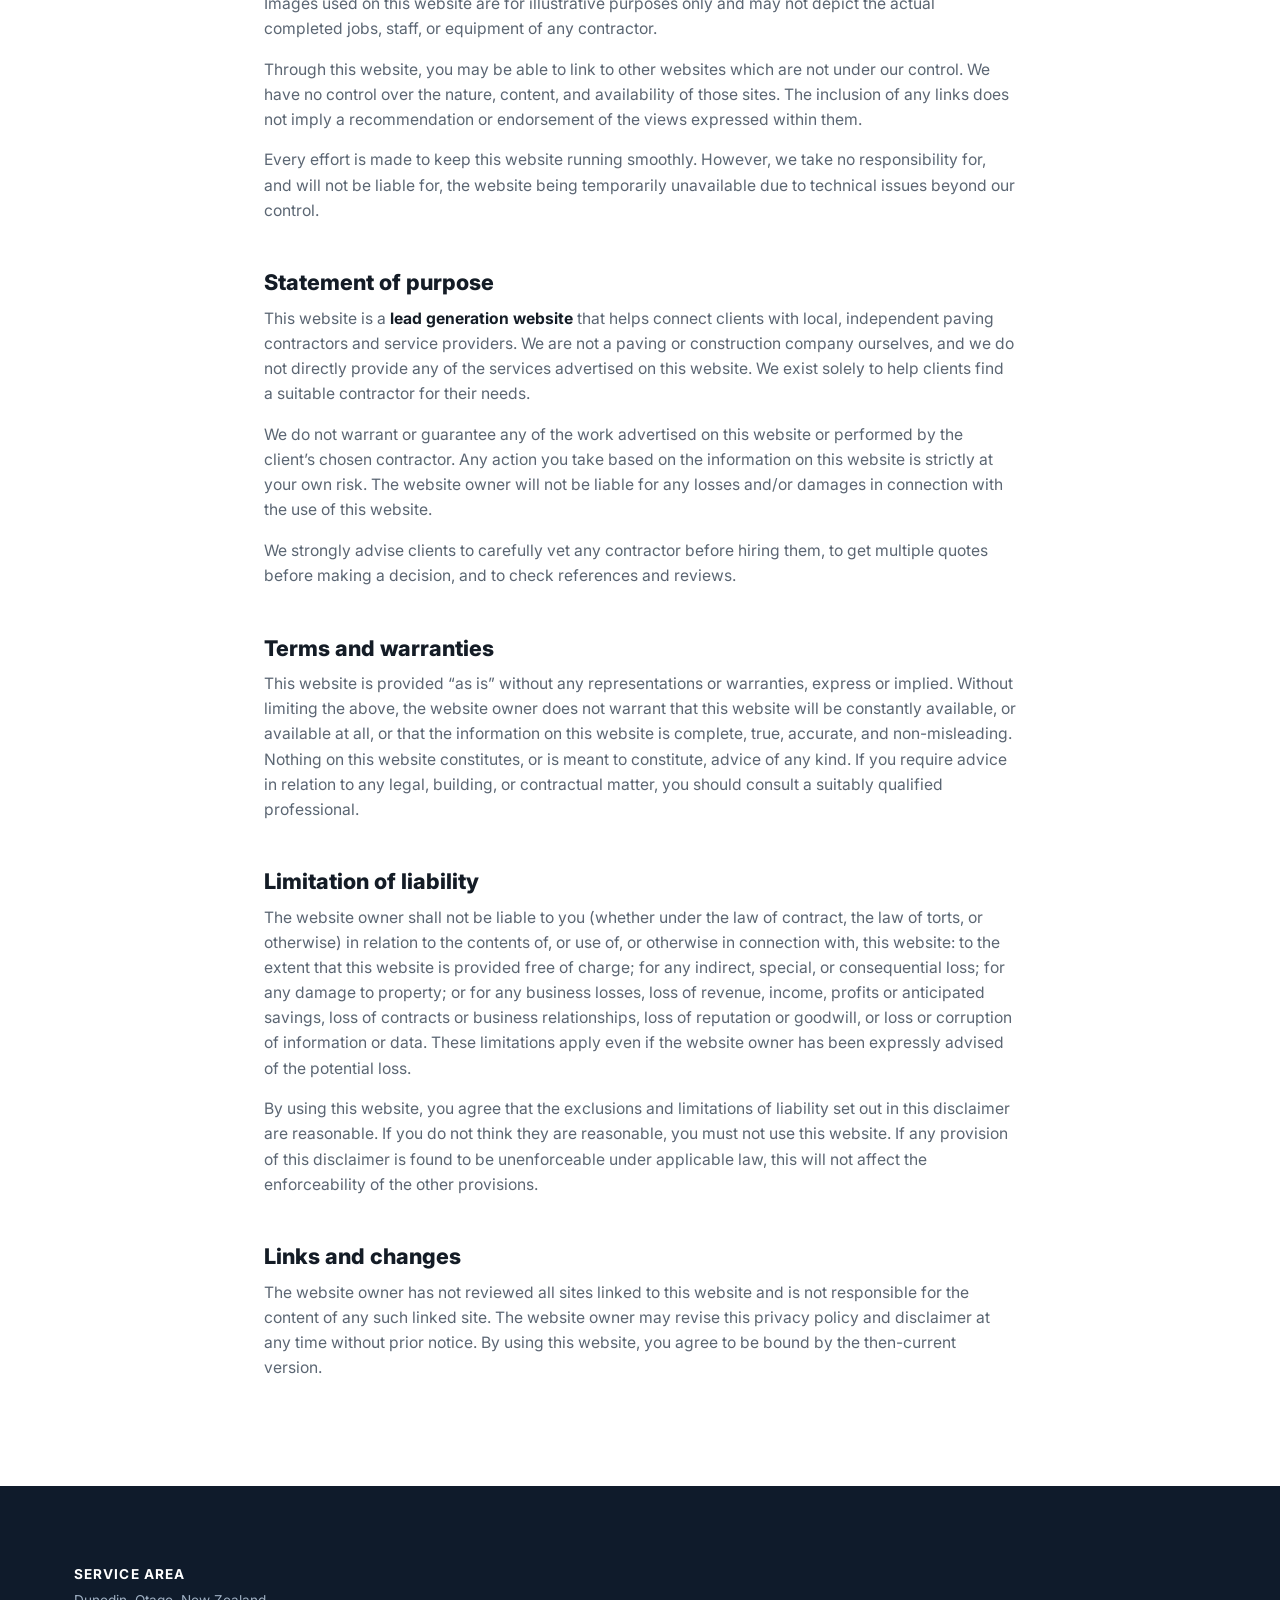
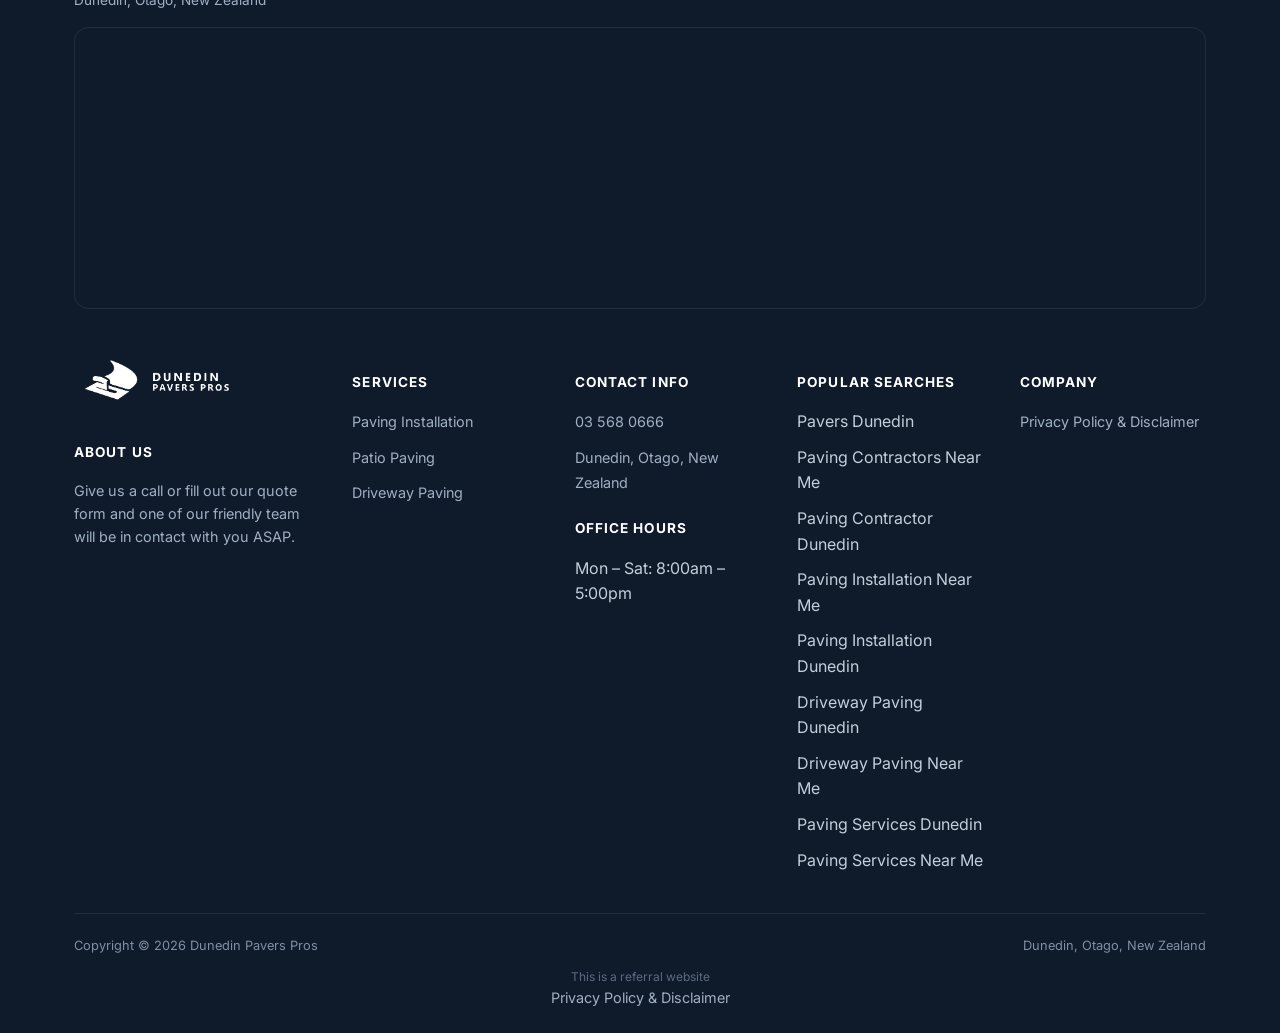
<file: privacy-policy/index.html>
<!doctype html>
<html lang="en-NZ">
<head>
<!-- Google tag (gtag.js) -->
<script async src="https://www.googletagmanager.com/gtag/js?id=AW-11073524070"></script>
<script>
  window.dataLayer = window.dataLayer || [];
  function gtag(){dataLayer.push(arguments);}
  gtag('js', new Date());
  gtag('config', 'AW-11073524070');
</script>
<meta charset="UTF-8">
<meta name="viewport" content="width=device-width, initial-scale=1.0">
<link rel="icon" href="/favicon-32.png" sizes="32x32" type="image/png">
<link rel="icon" href="/favicon-192.png" sizes="192x192" type="image/png">
<link rel="apple-touch-icon" href="/apple-touch-icon.png">
<title>Privacy Policy &amp; Disclaimer - Dunedin Pavers Pros</title>
<meta name="description" content="Privacy Policy and Disclaimer for Dunedin Pavers Pros, a referral website - what information we collect, how it is used and how it is shared with local contractors.">
<meta name="robots" content="follow, noindex">
<link rel="canonical" href="https://dunedinpavers.co.nz/privacy-policy/">
<link rel="preconnect" href="https://fonts.googleapis.com">
<link rel="preconnect" href="https://fonts.gstatic.com" crossorigin>
<link rel="preload" as="style" href="https://fonts.googleapis.com/css2?family=Inter:wght@400;500;600;700;800&display=swap" onload="this.onload=null;this.rel='stylesheet'">
<noscript><link rel="stylesheet" href="https://fonts.googleapis.com/css2?family=Inter:wght@400;500;600;700;800&display=swap"></noscript>
<link rel="stylesheet" href="/css/style.css">
<style id="mnfix">.mobile-menu.open{max-height:calc(100vh - 150px);max-height:calc(100dvh - 150px);overflow-y:auto;-webkit-overflow-scrolling:touch;overscroll-behavior:contain}.mobile-menu.msub-ready .mobile-submenu{display:none}.mobile-menu.msub-ready .mobile-submenu.open{display:flex}.mobile-menu a.msub-parent{display:flex;justify-content:space-between;align-items:center}.mobile-menu a.msub-parent::after{content:"";width:8px;height:8px;border-right:2px solid currentColor;border-bottom:2px solid currentColor;transform:rotate(45deg);margin-right:6px;transition:transform .2s}.mobile-menu a.msub-parent[aria-expanded=true]::after{transform:rotate(-135deg)}</style></head>
<body class="">
<header>
  <div class="nav wrap">
    <a href="/" class="brand"><img src="/images/Dunedin-Pavers-Logo-White.png" alt="Dunedin Pavers Pros" width="547" height="175"></a>
    
    <div class="nav-cta">
      <a href="tel:035680666" class="phone-pill"><svg viewBox="0 0 24 24" fill="none" stroke-width="2.2" stroke-linecap="round" stroke-linejoin="round"><path d="M22 16.92v3a2 2 0 0 1-2.18 2 19.79 19.79 0 0 1-8.63-3.07 19.5 19.5 0 0 1-6-6 19.79 19.79 0 0 1-3.07-8.67A2 2 0 0 1 4.11 2h3a2 2 0 0 1 2 1.72c.127.96.362 1.903.7 2.81a2 2 0 0 1-.45 2.11L8.09 9.91a16 16 0 0 0 6 6l1.27-1.27a2 2 0 0 1 2.11-.45c.907.338 1.85.573 2.81.7A2 2 0 0 1 22 16.92z"/></svg> 03 568 0666</a>
      <a href="#quote" class="btn btn-primary" style="padding:10px 20px;">Free Quote</a>
      <button type="button" class="hamburger-btn" id="hamburgerBtn" aria-label="Open menu" aria-expanded="false"><svg viewBox="0 0 24 24" fill="none" stroke="#fff" stroke-width="2.4" stroke-linecap="round" stroke-linejoin="round"><path d="M4 7h16M4 12h16M4 17h16"/></svg></button>
    </div>
  </div>
  <div class="mobile-menu" id="mobileMenu"><a href="tel:035680666" class="mobile-menu-phone">Call 03 568 0666</a><a href="#quote" class="btn btn-primary" style="width:100%;">Free Quote</a></div>
</header>
<main><section class="policy-hero">
  <div class="wrap">
    <div class="eyebrow">Legal</div>
    <h1>Privacy Policy &amp; Disclaimer</h1>
    <p>How Dunedin Pavers Pros collects, uses and shares your information, and important information about this referral website.</p>
  </div>
</section>

<section class="policy">
  <div class="policy-wrap">

    <span class="policy-updated">Last updated: 21 October 2026</span>

    <h2>Privacy Policy</h2>

    <h2>Who we are</h2>
    <p><strong>Dunedin Pavers Pros</strong> (dunedinpavers.co.nz) is a paving enquiry and referral website. We help Dunedin property owners connect with a local paving contractor for paving installation, patio paving, driveway paving and related services.</p>
    <p>We are not ourselves a paving contractor. When you submit an enquiry through this website or through one of our online advertisements, your details are passed on to a local, independent paving contractor so they can contact you directly about your project.</p>

    <h2>Information we collect</h2>
    <p>When you fill out an enquiry form on this website, or respond to one of our online lead ads, we collect:</p>
    <ul>
      <li><strong>Your name</strong></li>
      <li><strong>Your email address</strong></li>
      <li><strong>Your phone number</strong></li>
      <li><strong>Details about your paving job or project</strong> (e.g. the type of work, your property/site, and any information you choose to provide about your enquiry)</li>
    </ul>
    <p>We do not collect payment information, and we do not knowingly collect information from anyone under the age of 18.</p>

    <h2>How we use your information</h2>
    <p>We use the information you provide to:</p>
    <ul>
      <li>Understand what paving service you&rsquo;re enquiring about</li>
      <li>Pass your enquiry on to a local, independent paving contractor so they can contact you, assess your job, and provide a quote</li>
      <li>Respond to any direct questions you send us</li>
      <li>Keep basic records of enquiries for quality and follow-up purposes</li>
    </ul>
    <p>We do not sell your information to third parties, and we do not use it for any purpose beyond connecting you with a paving contractor for the service you enquired about.</p>

    <h2>Who we share your information with</h2>
    <p>Your enquiry details (name, email, phone and job details) are shared with:</p>
    <ul>
      <li><strong>A local, independent paving contractor</strong> &mdash; who will contact you to discuss and quote your job.</li>
      <li><strong>Our form and customer communication provider</strong> (GoHighLevel / LeadConnector) &mdash; the platform we use to securely collect and route enquiry form submissions.</li>
      <li><strong>Advertising platforms (such as Google)</strong> &mdash; if you reach this website through an online advertisement, the advertising platform may process technical information about your visit, in line with its own privacy policy.</li>
      <li><strong>Our website hosting provider (Cloudflare)</strong> &mdash; who hosts this website and may process standard technical/traffic data as part of delivering the site to your browser.</li>
    </ul>
    <p>We do not share your information with any other third party, and we do not sell your personal information.</p>

    <h2>Cookies &amp; tracking</h2>
    <p>This website, and the online advertisements that link to it, may use cookies and similar tracking technologies (including Google Ads tags) to measure ad performance and understand how visitors use our site. You can control or disable cookies through your browser settings at any time.</p>

    <h2>Data security</h2>
    <p>We take reasonable steps to protect the personal information you provide, including using reputable third-party providers (GoHighLevel and Cloudflare) that maintain their own security standards. However, no method of transmission over the internet is 100% secure, and we cannot guarantee absolute security.</p>

    <h2>How long we keep your information</h2>
    <p>We retain enquiry information for as long as reasonably necessary to fulfil the purpose it was collected for &mdash; generally, until your enquiry has been completed or closed out, unless you ask us to delete it sooner or we are required to keep it for longer by law.</p>

    <h2>Your rights</h2>
    <p>Under the New Zealand Privacy Act 2020, you have the right to ask for access to the personal information we hold about you, and to ask us to correct it if it is wrong. You can also ask us to delete your information, or to stop passing your details on, at any time.</p>
    <p>To make a request, contact us using the details below. If you are not satisfied with our response, you can contact the New Zealand <a href="https://www.privacy.org.nz/" target="_blank" rel="noopener">Office of the Privacy Commissioner</a>.</p>

    <h2>Changes to this policy</h2>
    <p>We may update this privacy policy from time to time, for example to reflect changes in how we collect or share information. The &ldquo;last updated&rdquo; date at the top of this page shows when it was last revised.</p>

    <h2>Contact us</h2>
    <p>If you have any questions about this privacy policy, or want to access, correct or delete your information, you can reach us by phone on <a href="tel:035680666">03 568 0666</a> or through the <a href="/#quote">enquiry form on this website</a>.</p>

    <hr style="border:none;border-top:1px solid var(--line);margin:3em 0;">

    <h2 id="disclaimer">Disclaimer</h2>
    <p><strong>This is a referral website. Enquiries submitted through this site are passed to a local, independent paving contractor. We are not a paving contractor and do not carry out paving work ourselves.</strong></p>
    <p>The content on this website is provided for general information only. We aim to keep the information up to date and correct, but we make no representations or warranties of any kind, express or implied, about the completeness, accuracy, reliability, suitability, or availability of this website or the information contained on it for any purpose. Any reliance you place on such information is strictly at your own risk. In no event will we be liable for any loss or damage, including without limitation indirect or consequential loss or damage, arising out of or in connection with the use of this website.</p>
    <p>Images used on this website are for illustrative purposes only and may not depict the actual completed jobs, staff, or equipment of any contractor.</p>
    <p>Through this website, you may be able to link to other websites which are not under our control. We have no control over the nature, content, and availability of those sites. The inclusion of any links does not imply a recommendation or endorsement of the views expressed within them.</p>
    <p>Every effort is made to keep this website running smoothly. However, we take no responsibility for, and will not be liable for, the website being temporarily unavailable due to technical issues beyond our control.</p>

    <h2>Statement of purpose</h2>
    <p>This website is a <strong>lead generation website</strong> that helps connect clients with local, independent paving contractors and service providers. We are not a paving or construction company ourselves, and we do not directly provide any of the services advertised on this website. We exist solely to help clients find a suitable contractor for their needs.</p>
    <p>We do not warrant or guarantee any of the work advertised on this website or performed by the client&rsquo;s chosen contractor. Any action you take based on the information on this website is strictly at your own risk. The website owner will not be liable for any losses and/or damages in connection with the use of this website.</p>
    <p>We strongly advise clients to carefully vet any contractor before hiring them, to get multiple quotes before making a decision, and to check references and reviews.</p>

    <h2>Terms and warranties</h2>
    <p>This website is provided &ldquo;as is&rdquo; without any representations or warranties, express or implied. Without limiting the above, the website owner does not warrant that this website will be constantly available, or available at all, or that the information on this website is complete, true, accurate, and non-misleading. Nothing on this website constitutes, or is meant to constitute, advice of any kind. If you require advice in relation to any legal, building, or contractual matter, you should consult a suitably qualified professional.</p>

    <h2>Limitation of liability</h2>
    <p>The website owner shall not be liable to you (whether under the law of contract, the law of torts, or otherwise) in relation to the contents of, or use of, or otherwise in connection with, this website: to the extent that this website is provided free of charge; for any indirect, special, or consequential loss; for any damage to property; or for any business losses, loss of revenue, income, profits or anticipated savings, loss of contracts or business relationships, loss of reputation or goodwill, or loss or corruption of information or data. These limitations apply even if the website owner has been expressly advised of the potential loss.</p>
    <p>By using this website, you agree that the exclusions and limitations of liability set out in this disclaimer are reasonable. If you do not think they are reasonable, you must not use this website. If any provision of this disclaimer is found to be unenforceable under applicable law, this will not affect the enforceability of the other provisions.</p>

    <h2>Links and changes</h2>
    <p>The website owner has not reviewed all sites linked to this website and is not responsible for the content of any such linked site. The website owner may revise this privacy policy and disclaimer at any time without prior notice. By using this website, you agree to be bound by the then-current version.</p>

  </div>
</section></main>
<footer>
  <div class="wrap">
    <div class="footer-map-head"><h4>Service Area</h4><p>Dunedin, Otago, New Zealand</p></div><div class="footer-map"><iframe src="https://www.google.com/maps/embed?pb=!1m14!1m8!1m3!1d177754.89262818126!2d170.4654394!3d-45.8829085!3m2!1i1024!2i768!4f13.1!3m3!1m2!1s0x840ea10074cb79fb%3A0x1f205d1238f22b6f!2sDunedin%20Pavers%20Pros!5e0!3m2!1sen!2snz!4v1698085899532!5m2!1sen!2snz" width="600" height="280" style="border:0" allowfullscreen loading="lazy" referrerpolicy="no-referrer-when-downgrade" title="Dunedin Pavers Pros service area map"></iframe></div>
    <div class="footer-grid five"><div class="footer-brand"><a href="/" class="brand"><img src="/images/Dunedin-Pavers-Logo-White.png" alt="Dunedin Pavers Pros" width="547" height="175" loading="lazy"></a><h4>About us</h4><p>Give us a call or fill out our quote form and one of our friendly team will be in contact with you ASAP.</p></div><div><h4>Services</h4><ul><li><a href="/">Paving Installation</a></li><li><a href="/">Patio Paving</a></li><li><a href="/">Driveway Paving</a></li></ul></div><div><h4>Contact Info</h4><ul><li><a href="tel:035680666">03 568 0666</a></li><li><a href="https://maps.app.goo.gl/4qzdir13bZTsztHh9" target="_blank" rel="noopener">Dunedin, Otago, New Zealand</a></li></ul><h4 style="margin-top:22px;">Office Hours</h4><ul><li>Mon &ndash; Sat: 8:00am &ndash; 5:00pm</li></ul></div><div><h4>Popular Searches</h4><ul><li>Pavers Dunedin</li><li>Paving Contractors Near Me</li><li>Paving Contractor Dunedin</li><li>Paving Installation Near Me</li><li>Paving Installation Dunedin</li><li>Driveway Paving Dunedin</li><li>Driveway Paving Near Me</li><li>Paving Services Dunedin</li><li>Paving Services Near Me</li></ul></div><div><h4>Company</h4><ul><li><a href="/privacy-policy/">Privacy Policy &amp; Disclaimer</a></li></ul></div></div>
    <div class="footer-bottom"><span>Copyright &copy; 2026 Dunedin Pavers Pros</span><span>Dunedin, Otago, New Zealand</span></div>
    <div class="footer-disclosure">This is a referral website<br><a href="/privacy-policy/">Privacy Policy &amp; Disclaimer</a></div>
  </div>
</footer>
<script>
(function(){var b=document.getElementById('hamburgerBtn'),m=document.getElementById('mobileMenu');if(!b||!m)return;b.addEventListener('click',function(){var o=m.classList.toggle('open');b.setAttribute('aria-expanded',o?'true':'false');});})();
</script>
<script src="https://link.msgsndr.com/js/form_embed.js" defer></script>
<script id="mnfixjs">(function(){var m=document.getElementById("mobileMenu");if(!m)return;m.querySelectorAll(".mobile-submenu").forEach(function(s){var p=s.previousElementSibling;if(!p||p.tagName!=="A")return;var a=document.createElement("a");a.href=p.getAttribute("href");a.textContent="All "+p.textContent.trim();s.insertBefore(a,s.firstChild);m.classList.add("msub-ready");p.classList.add("msub-parent");p.setAttribute("aria-expanded","false");p.addEventListener("click",function(e){e.preventDefault();var o=s.classList.toggle("open");p.setAttribute("aria-expanded",o?"true":"false")})});var b=document.getElementById("hamburgerBtn");document.addEventListener("pointerdown",function(e){if(!m.classList.contains("open")||m.contains(e.target)||(b&&b.contains(e.target)))return;m.classList.remove("open");if(b)b.setAttribute("aria-expanded","false")})})();</script></body>
</html>
</file>
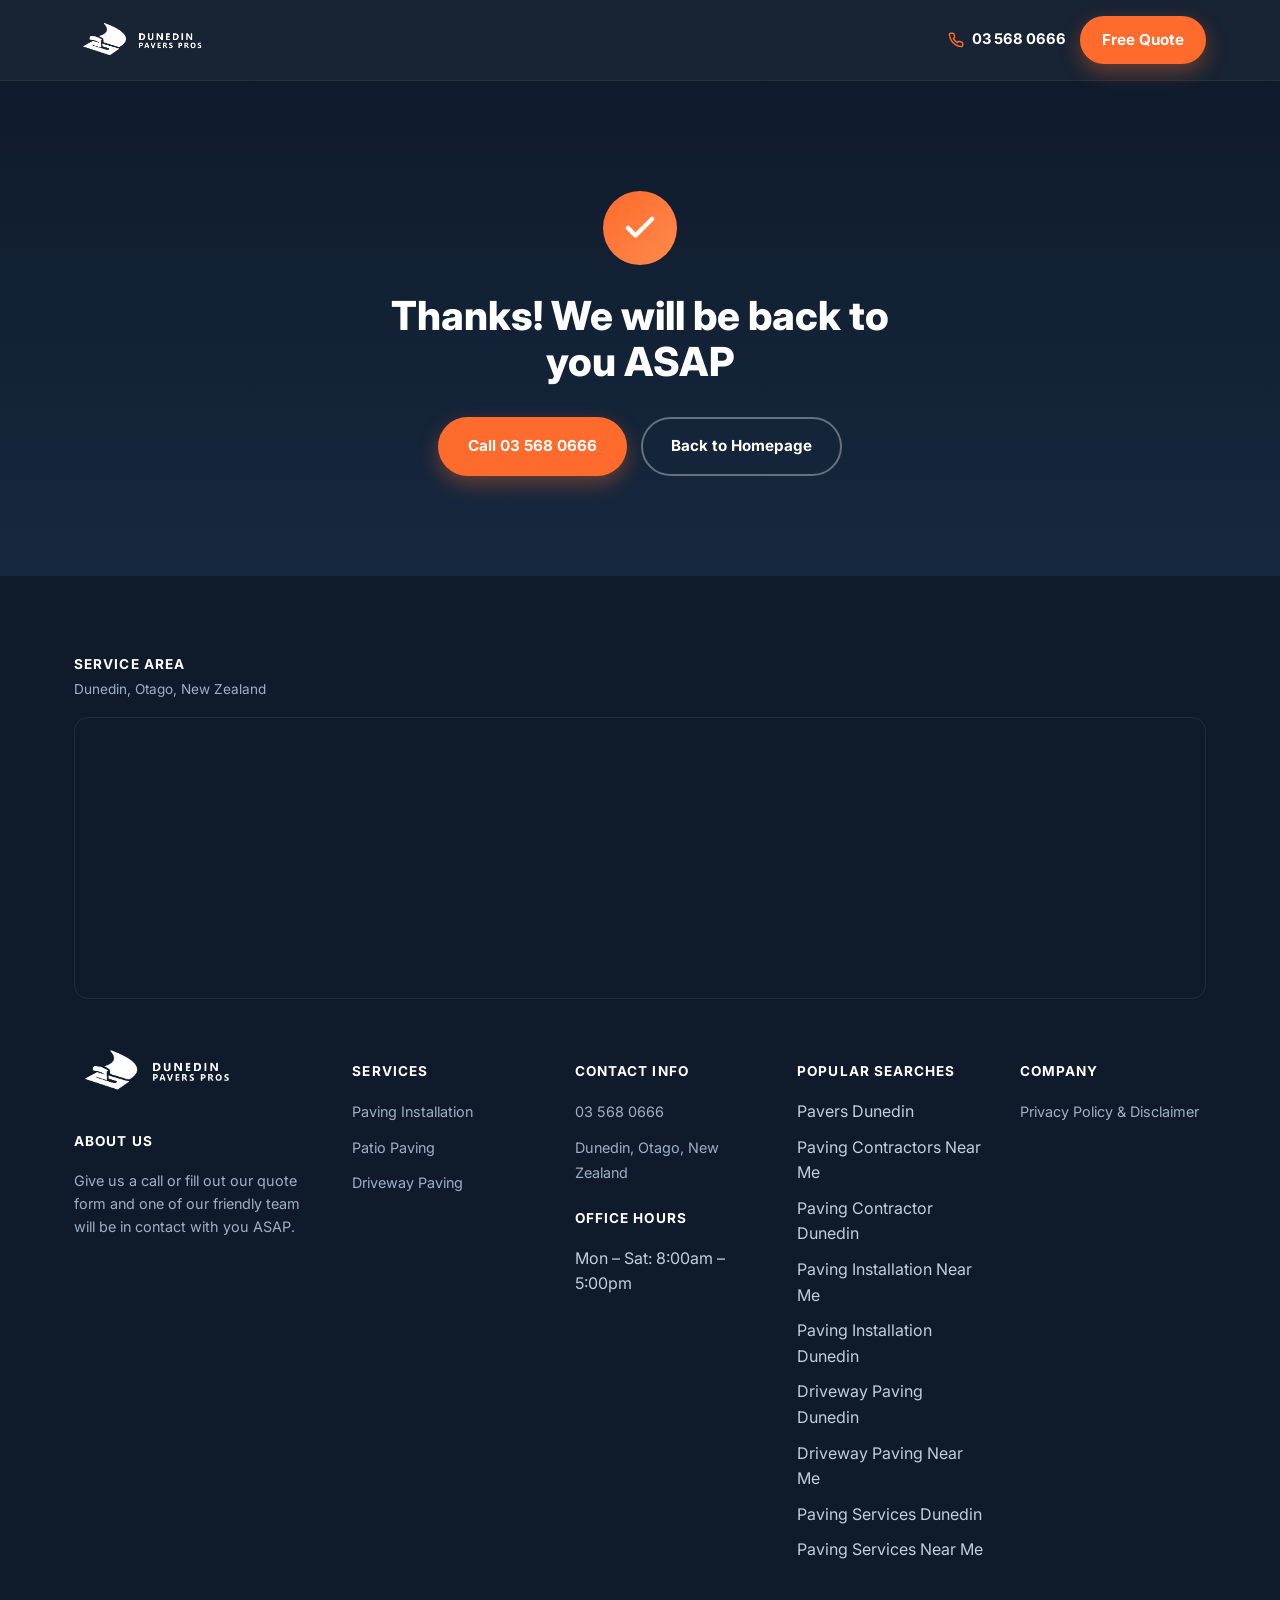
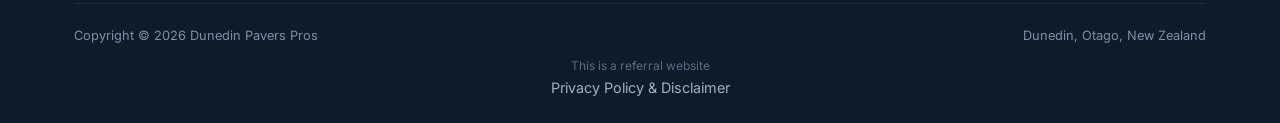
<file: thanks/index.html>
<!doctype html>
<html lang="en-NZ">
<head>
<!-- Google tag (gtag.js) -->
<script async src="https://www.googletagmanager.com/gtag/js?id=AW-11073524070"></script>
<script>
  window.dataLayer = window.dataLayer || [];
  function gtag(){dataLayer.push(arguments);}
  gtag('js', new Date());
  gtag('config', 'AW-11073524070');
</script>
<meta charset="UTF-8">
<meta name="viewport" content="width=device-width, initial-scale=1.0">
<link rel="icon" href="/favicon-32.png" sizes="32x32" type="image/png">
<link rel="icon" href="/favicon-192.png" sizes="192x192" type="image/png">
<link rel="apple-touch-icon" href="/apple-touch-icon.png">
<title>Thanks - Dunedin Pavers - Paving Pros</title>
<meta name="description" content="gtag(&#x27;event&#x27;, &#x27;conversion&#x27;, {&#x27;send_to&#x27;: &#x27;AW-11073524070/yH_fCO2P4YgYEOaioqAp&#x27;});">
<meta name="robots" content="index, follow, max-snippet:-1, max-video-preview:-1, max-image-preview:large">
<link rel="canonical" href="https://dunedinpavers.co.nz/thanks/">
<meta property="og:locale" content="en_US">
<meta property="og:type" content="article">
<meta property="og:title" content="Thanks - Dunedin Pavers - Paving Pros">
<meta property="og:description" content="gtag(&#x27;event&#x27;, &#x27;conversion&#x27;, {&#x27;send_to&#x27;: &#x27;AW-11073524070/yH_fCO2P4YgYEOaioqAp&#x27;});">
<meta property="og:url" content="https://dunedinpavers.co.nz/thanks/">
<meta property="og:site_name" content="Dunedin Pavers - Paving Pros">
<meta name="twitter:card" content="summary_large_image">
<meta name="twitter:title" content="Thanks - Dunedin Pavers - Paving Pros">
<meta name="twitter:description" content="gtag(&#x27;event&#x27;, &#x27;conversion&#x27;, {&#x27;send_to&#x27;: &#x27;AW-11073524070/yH_fCO2P4YgYEOaioqAp&#x27;});">
<meta name="twitter:label1" content="Time to read">
<meta name="twitter:data1" content="Less than a minute">
<script type="application/ld+json">{"@context": "https://schema.org", "@graph": [{"@type": ["Person", "Organization"], "@id": "https://dunedinpavers.co.nz/#person", "name": "Dunedin Pavers - Paving Pros"}, {"@type": "WebSite", "@id": "https://dunedinpavers.co.nz/#website", "url": "https://dunedinpavers.co.nz", "name": "Dunedin Pavers - Paving Pros", "publisher": {"@id": "https://dunedinpavers.co.nz/#person"}, "inLanguage": "en-US"}, {"@type": "WebPage", "@id": "https://dunedinpavers.co.nz/thanks/#webpage", "url": "https://dunedinpavers.co.nz/thanks/", "name": "Thanks - Dunedin Pavers - Paving Pros", "datePublished": "2023-01-19T23:39:19+00:00", "dateModified": "2023-01-20T00:24:55+00:00", "isPartOf": {"@id": "https://dunedinpavers.co.nz/#website"}, "inLanguage": "en-US"}, {"@type": "Person", "@id": "https://dunedinpavers.co.nz/author/samstoysnzgmail-com/", "name": "samstoysnz@gmail.com", "url": "https://dunedinpavers.co.nz/author/samstoysnzgmail-com/", "image": {"@type": "ImageObject", "@id": "https://secure.gravatar.com/avatar/1a805ecce72dbea624f8210f16b617142cd50f277b3b90b3f68485606a558cd0?s=96&amp;d=mm&amp;r=g", "url": "https://secure.gravatar.com/avatar/1a805ecce72dbea624f8210f16b617142cd50f277b3b90b3f68485606a558cd0?s=96&amp;d=mm&amp;r=g", "caption": "samstoysnz@gmail.com", "inLanguage": "en-US"}, "sameAs": ["https://dunedinpavers.co.nz"]}, {"@type": "Article", "headline": "Thanks - Dunedin Pavers - Paving Pros", "datePublished": "2023-01-19T23:39:19+00:00", "dateModified": "2023-01-20T00:24:55+00:00", "author": {"@id": "https://dunedinpavers.co.nz/author/samstoysnzgmail-com/", "name": "samstoysnz@gmail.com"}, "publisher": {"@id": "https://dunedinpavers.co.nz/#person"}, "description": "gtag(&#039;event&#039;, &#039;conversion&#039;, {&#039;send_to&#039;: &#039;AW-11073524070/yH_fCO2P4YgYEOaioqAp&#039;});", "name": "Thanks - Dunedin Pavers - Paving Pros", "@id": "https://dunedinpavers.co.nz/thanks/#richSnippet", "isPartOf": {"@id": "https://dunedinpavers.co.nz/thanks/#webpage"}, "inLanguage": "en-US", "mainEntityOfPage": {"@id": "https://dunedinpavers.co.nz/thanks/#webpage"}}]}</script>
<script type="application/ld+json">{"@context": "https://schema.org", "@type": "BreadcrumbList", "itemListElement": [{"@type": "ListItem", "position": 1, "name": "Home", "item": "https://dunedinpavers.co.nz/"}, {"@type": "ListItem", "position": 2, "name": "Thanks", "item": "https://dunedinpavers.co.nz/thanks/"}]}</script>
<link rel="preconnect" href="https://fonts.googleapis.com">
<link rel="preconnect" href="https://fonts.gstatic.com" crossorigin>
<link rel="preload" as="style" href="https://fonts.googleapis.com/css2?family=Inter:wght@400;500;600;700;800&display=swap" onload="this.onload=null;this.rel='stylesheet'">
<noscript><link rel="stylesheet" href="https://fonts.googleapis.com/css2?family=Inter:wght@400;500;600;700;800&display=swap"></noscript>
<link rel="stylesheet" href="/css/style.css">
<style id="mnfix">.mobile-menu.open{max-height:calc(100vh - 150px);max-height:calc(100dvh - 150px);overflow-y:auto;-webkit-overflow-scrolling:touch;overscroll-behavior:contain}.mobile-menu.msub-ready .mobile-submenu{display:none}.mobile-menu.msub-ready .mobile-submenu.open{display:flex}.mobile-menu a.msub-parent{display:flex;justify-content:space-between;align-items:center}.mobile-menu a.msub-parent::after{content:"";width:8px;height:8px;border-right:2px solid currentColor;border-bottom:2px solid currentColor;transform:rotate(45deg);margin-right:6px;transition:transform .2s}.mobile-menu a.msub-parent[aria-expanded=true]::after{transform:rotate(-135deg)}</style></head>
<body class="">
<header>
  <div class="nav wrap">
    <a href="/" class="brand"><img src="/images/Dunedin-Pavers-Logo-White.png" alt="Dunedin Pavers Pros" width="547" height="175"></a>
    
    <div class="nav-cta">
      <a href="tel:035680666" class="phone-pill"><svg viewBox="0 0 24 24" fill="none" stroke-width="2.2" stroke-linecap="round" stroke-linejoin="round"><path d="M22 16.92v3a2 2 0 0 1-2.18 2 19.79 19.79 0 0 1-8.63-3.07 19.5 19.5 0 0 1-6-6 19.79 19.79 0 0 1-3.07-8.67A2 2 0 0 1 4.11 2h3a2 2 0 0 1 2 1.72c.127.96.362 1.903.7 2.81a2 2 0 0 1-.45 2.11L8.09 9.91a16 16 0 0 0 6 6l1.27-1.27a2 2 0 0 1 2.11-.45c.907.338 1.85.573 2.81.7A2 2 0 0 1 22 16.92z"/></svg> 03 568 0666</a>
      <a href="#quote" class="btn btn-primary" style="padding:10px 20px;">Free Quote</a>
      <button type="button" class="hamburger-btn" id="hamburgerBtn" aria-label="Open menu" aria-expanded="false"><svg viewBox="0 0 24 24" fill="none" stroke="#fff" stroke-width="2.4" stroke-linecap="round" stroke-linejoin="round"><path d="M4 7h16M4 12h16M4 17h16"/></svg></button>
    </div>
  </div>
  <div class="mobile-menu" id="mobileMenu"><a href="tel:035680666" class="mobile-menu-phone">Call 03 568 0666</a><a href="#quote" class="btn btn-primary" style="width:100%;">Free Quote</a></div>
</header>
<main><section class="thanks-hero"><div class="thanks-inner"><div class="thanks-check"><svg viewBox="0 0 24 24" fill="none" stroke-width="3" stroke-linecap="round" stroke-linejoin="round"><path d="M20 6 9 17l-5-5"/></svg></div><h1>Thanks! We will be back to you ASAP</h1><div class="thanks-actions"><a href="tel:035680666" class="btn btn-primary">Call 03 568 0666</a><a href="/" class="btn btn-outline">Back to Homepage</a></div></div></section></main>
<footer>
  <div class="wrap">
    <div class="footer-map-head"><h4>Service Area</h4><p>Dunedin, Otago, New Zealand</p></div><div class="footer-map"><iframe src="https://www.google.com/maps/embed?pb=!1m14!1m8!1m3!1d177754.89262818126!2d170.4654394!3d-45.8829085!3m2!1i1024!2i768!4f13.1!3m3!1m2!1s0x840ea10074cb79fb%3A0x1f205d1238f22b6f!2sDunedin%20Pavers%20Pros!5e0!3m2!1sen!2snz!4v1698085899532!5m2!1sen!2snz" width="600" height="280" style="border:0" allowfullscreen loading="lazy" referrerpolicy="no-referrer-when-downgrade" title="Dunedin Pavers Pros service area map"></iframe></div>
    <div class="footer-grid five"><div class="footer-brand"><a href="/" class="brand"><img src="/images/Dunedin-Pavers-Logo-White.png" alt="Dunedin Pavers Pros" width="547" height="175" loading="lazy"></a><h4>About us</h4><p>Give us a call or fill out our quote form and one of our friendly team will be in contact with you ASAP.</p></div><div><h4>Services</h4><ul><li><a href="/">Paving Installation</a></li><li><a href="/">Patio Paving</a></li><li><a href="/">Driveway Paving</a></li></ul></div><div><h4>Contact Info</h4><ul><li><a href="tel:035680666">03 568 0666</a></li><li><a href="https://maps.app.goo.gl/4qzdir13bZTsztHh9" target="_blank" rel="noopener">Dunedin, Otago, New Zealand</a></li></ul><h4 style="margin-top:22px;">Office Hours</h4><ul><li>Mon &ndash; Sat: 8:00am &ndash; 5:00pm</li></ul></div><div><h4>Popular Searches</h4><ul><li>Pavers Dunedin</li><li>Paving Contractors Near Me</li><li>Paving Contractor Dunedin</li><li>Paving Installation Near Me</li><li>Paving Installation Dunedin</li><li>Driveway Paving Dunedin</li><li>Driveway Paving Near Me</li><li>Paving Services Dunedin</li><li>Paving Services Near Me</li></ul></div><div><h4>Company</h4><ul><li><a href="/privacy-policy/">Privacy Policy &amp; Disclaimer</a></li></ul></div></div>
    <div class="footer-bottom"><span>Copyright &copy; 2026 Dunedin Pavers Pros</span><span>Dunedin, Otago, New Zealand</span></div>
    <div class="footer-disclosure">This is a referral website<br><a href="/privacy-policy/">Privacy Policy &amp; Disclaimer</a></div>
  </div>
</footer>
<script>
(function(){var b=document.getElementById('hamburgerBtn'),m=document.getElementById('mobileMenu');if(!b||!m)return;b.addEventListener('click',function(){var o=m.classList.toggle('open');b.setAttribute('aria-expanded',o?'true':'false');});})();
</script>
<script src="https://link.msgsndr.com/js/form_embed.js" defer></script>
<script id="mnfixjs">(function(){var m=document.getElementById("mobileMenu");if(!m)return;m.querySelectorAll(".mobile-submenu").forEach(function(s){var p=s.previousElementSibling;if(!p||p.tagName!=="A")return;var a=document.createElement("a");a.href=p.getAttribute("href");a.textContent="All "+p.textContent.trim();s.insertBefore(a,s.firstChild);m.classList.add("msub-ready");p.classList.add("msub-parent");p.setAttribute("aria-expanded","false");p.addEventListener("click",function(e){e.preventDefault();var o=s.classList.toggle("open");p.setAttribute("aria-expanded",o?"true":"false")})});var b=document.getElementById("hamburgerBtn");document.addEventListener("pointerdown",function(e){if(!m.classList.contains("open")||m.contains(e.target)||(b&&b.contains(e.target)))return;m.classList.remove("open");if(b)b.setAttribute("aria-expanded","false")})})();</script></body>
</html>
</file>
<file: css/style.css>
:root{
    --navy:#0f1b2b;
    --navy-2:#16283f;
    --orange:#ff6b2c;
    --orange-2:#ff8a4c;
    --paper:#f6f7f9;
    --ink:#141c26;
    --muted:#5b6673;
    --line:#e6e9ee;
    --white:#ffffff;
    --radius:14px;
    --shadow:0 10px 30px rgba(15,27,43,0.08);
    --maxw:1180px;
  }
  *{box-sizing:border-box;}
  html{scroll-behavior:smooth;}
  body{
    margin:0;
    font-family:'Inter',-apple-system,BlinkMacSystemFont,'Segoe UI',sans-serif;
    color:var(--ink);
    background:var(--white);
    line-height:1.6;
  }
  img{max-width:100%;display:block;}
  a{color:inherit;}
  .wrap{max-width:var(--maxw);margin:0 auto;padding:0 24px;}
  h1,h2,h3{font-weight:800;line-height:1.15;margin:0 0 .5em;}
  h2{font-size:clamp(1.7rem,3vw,2.4rem);}
  h3{font-size:1.15rem;}
  p{color:var(--muted);margin:0 0 1em;}
  .eyebrow{
    display:inline-flex;align-items:center;gap:8px;
    text-transform:uppercase;letter-spacing:.08em;font-size:.75rem;font-weight:700;
    color:var(--orange);margin-bottom:12px;
  }
  .eyebrow::before{content:"";width:22px;height:2px;background:var(--orange);display:inline-block;}
  .btn{
    display:inline-flex;align-items:center;justify-content:center;gap:8px;
    padding:15px 28px;border-radius:999px;font-weight:700;font-size:.95rem;
    text-decoration:none;cursor:pointer;border:2px solid transparent;transition:transform .15s ease, box-shadow .15s ease, background .15s ease;
  }
  .btn:hover{transform:translateY(-2px);}
  .btn-primary{background:var(--orange);color:var(--white);box-shadow:0 8px 20px rgba(255,107,44,.35);}
  .btn-primary:hover{background:var(--orange-2);}
  .btn-outline{background:transparent;border-color:rgba(255,255,255,.35);color:var(--white);}
  .btn-outline:hover{border-color:var(--white);}
  .btn-dark{background:var(--navy);color:var(--white);}

  /* Header */
  header{
    position:sticky;top:0;z-index:50;background:rgba(15,27,43,.96);backdrop-filter:blur(6px);
    border-bottom:1px solid rgba(255,255,255,.06);
  }
  .nav{display:flex;align-items:center;justify-content:space-between;padding:16px 24px;}
  .brand{display:flex;align-items:center;gap:10px;color:var(--white);text-decoration:none;font-weight:800;font-size:1.05rem;letter-spacing:.01em;}
  .brand-mark{
    width:34px;height:32px;display:flex;align-items:center;flex-shrink:0;
  }
  .brand-mark svg{width:34px;height:32px;}
  .brand small{display:block;font-size:.65rem;font-weight:600;color:#9fb0c3;letter-spacing:.12em;text-transform:uppercase;}
  nav.links{display:flex;align-items:center;gap:32px;}
  nav.links a{color:#cfd8e3;text-decoration:none;font-weight:600;font-size:.92rem;}
  nav.links a:hover{color:var(--white);}
  .nav-item{position:relative;display:flex;align-items:center;padding:24px 0;margin:-24px 0;}
  .nav-item > a{display:flex;align-items:center;gap:5px;}
  .nav-item > a svg{width:13px;height:13px;stroke:currentColor;transition:transform .18s ease;}
  .nav-item:hover > a svg{transform:rotate(180deg);}
  .nav-dropdown{
    position:absolute;top:100%;left:0;margin-top:2px;
    background:var(--navy-2);border:1px solid rgba(255,255,255,.1);border-radius:12px;
    padding:8px;min-width:220px;box-shadow:0 22px 44px rgba(0,0,0,.4);
    opacity:0;visibility:hidden;transform:translateY(-6px);transition:opacity .18s ease, transform .18s ease, visibility .18s ease;
    z-index:60;
  }
  .nav-item:hover .nav-dropdown{opacity:1;visibility:visible;transform:translateY(0);}
  .nav-dropdown a{display:block;padding:10px 12px;border-radius:8px;color:#cfd8e3;font-weight:600;font-size:.88rem;}
  .nav-dropdown a:hover{background:rgba(255,255,255,.07);color:var(--white);}
  .nav-cta{display:flex;align-items:center;gap:14px;}
  .phone-pill{
    display:flex;align-items:center;gap:8px;color:var(--white);text-decoration:none;font-weight:700;font-size:.92rem;
  }
  .phone-pill svg{width:16px;height:16px;stroke:var(--orange);}
  .menu-toggle{display:none;background:none;border:none;color:var(--white);font-size:1.6rem;cursor:pointer;}
  .hamburger-btn{
    display:none;width:42px;height:42px;border-radius:10px;background:var(--orange);border:none;
    align-items:center;justify-content:center;cursor:pointer;flex-shrink:0;box-shadow:0 8px 20px rgba(255,107,44,.35);
  }
  .hamburger-btn svg{width:20px;height:20px;}

  /* Mobile menu panel */
  .mobile-menu{
    display:none;flex-direction:column;gap:2px;background:var(--navy-2);
    border-top:1px solid rgba(255,255,255,.08);padding:10px 20px 22px;
  }
  .mobile-menu.open{display:flex;}
  .mobile-menu a{
    color:#cfd8e3;text-decoration:none;font-weight:600;font-size:.98rem;padding:13px 4px;
    border-bottom:1px solid rgba(255,255,255,.06);
  }
  .mobile-submenu{display:flex;flex-direction:column;padding-left:14px;}
  .mobile-submenu a{font-size:.9rem;font-weight:500;color:#9fb0c3;padding:10px 4px;}
  .mobile-menu-phone{color:var(--orange) !important;font-weight:700 !important;}
  .mobile-menu .btn-primary{justify-content:center;margin-top:14px;border-bottom:none;}

  /* Hero */
  .hero{
    background:radial-gradient(1200px 500px at 15% -10%, rgba(255,107,44,.22), transparent 60%),
               linear-gradient(100deg, rgba(15,27,43,.97) 0%, rgba(15,27,43,.93) 38%, rgba(15,27,43,.62) 100%),
               url('/images/Hamiltong-PAving_Banner-image.jpg');
    background-size:cover;background-position:center 65%;
    color:var(--white);position:relative;overflow:hidden;
  }
  .hero::after{
    content:"";position:absolute;right:-120px;top:-80px;width:520px;height:520px;
    background:radial-gradient(circle,rgba(255,107,44,.2),transparent 70%);
  }
  .hero-inner{
    position:relative;z-index:2;padding:88px 24px 76px;max-width:1320px;margin:0 auto;
    display:grid;grid-template-columns:.95fr 1.25fr;gap:40px;align-items:center;
  }
  .hero h1{font-size:clamp(2.1rem,4.4vw,3.2rem);margin-bottom:.4em;}
  .hero h1 span{color:var(--orange);}
  .hero-topbar{
    position:relative;z-index:3;background:linear-gradient(135deg,var(--orange),var(--orange-2));
    padding:16px 24px;text-align:center;box-shadow:0 4px 18px rgba(0,0,0,.18);
  }
  .hero-topbar strong{
    display:inline-block;color:var(--navy);font-weight:900;letter-spacing:.02em;
    font-size:clamp(1.3rem,3.4vw,2rem);text-transform:uppercase;
    text-shadow:0 0 14px rgba(255,255,255,.85), 0 0 28px rgba(255,255,255,.5), 0 2px 0 rgba(255,255,255,.4);
  }
  .hero p.lead{color:#c3ceda;font-size:1.08rem;max-width:52ch;margin-bottom:1.8em;}
  .hero-actions{display:flex;flex-wrap:wrap;gap:14px;margin-bottom:2.4em;}
  .hero-stats{display:flex;gap:28px;flex-wrap:wrap;}
  .hero-stats div{min-width:110px;}
  .hero-stats strong{display:block;font-size:1.6rem;color:var(--white);}
  .hero-stats span{font-size:.8rem;color:#9fb0c3;text-transform:uppercase;letter-spacing:.06em;}

  .hero-card{
    background:rgba(255,255,255,.06);border:1px solid rgba(255,255,255,.12);border-radius:var(--radius);
    padding:28px;backdrop-filter:blur(4px);
  }
  .hero-card h3{color:var(--white);margin-bottom:14px;font-size:1.05rem;}
  .hero-card ul{list-style:none;margin:0;padding:0;display:grid;gap:12px;}
  .hero-card li{display:flex;gap:10px;align-items:flex-start;color:#dbe3ec;font-size:.92rem;}
  .hero-card li svg{width:18px;height:18px;stroke:var(--orange);flex-shrink:0;margin-top:2px;}

  /* Hero form (right column) */
  .hero-form{
    padding:0;
  }
  .hero-form-head{padding:0 4px 32px;}
  .response-time{
    color:var(--white);font-size:2rem;font-weight:800;margin:0;line-height:1.3;
  }
  .response-time .highlight{
    position:relative;color:var(--white);display:inline-block;padding-bottom:6px;
  }
  .response-time .highlight::after{
    content:"";position:absolute;left:-4px;right:-4px;bottom:-6px;height:14px;
    background:linear-gradient(90deg,var(--orange),var(--orange-2));
    border-radius:8px;z-index:1;transform:skewX(-10deg) rotate(-1deg);
    box-shadow:0 4px 10px rgba(255,107,44,.35);
  }
  .hero-form iframe{border-radius:10px;display:block;}

  /* Checklist strip */
  .checklist-strip{background:var(--navy-2);border-top:1px solid rgba(255,255,255,.08);}
  .checklist-strip .wrap{
    display:flex;flex-wrap:wrap;gap:14px 32px;padding:22px 24px;justify-content:center;
  }
  .checklist-strip .check-item{display:flex;align-items:center;gap:10px;color:#dbe3ec;font-size:.9rem;font-weight:600;}
  .checklist-strip .check-item svg{width:18px;height:18px;stroke:var(--orange);flex-shrink:0;}

  /* Trust bar */
  .sub-headline{background:var(--navy);padding:22px 0;}
  .sub-headline h2{
    margin:0;text-align:center;color:var(--white);font-size:clamp(1.05rem,2.4vw,1.4rem);font-weight:700;
  }

  .trustbar{background:var(--white);border-bottom:1px solid var(--line);}
  .trustbar .wrap{
    display:grid;grid-template-columns:repeat(4,1fr);gap:24px;padding:26px 24px;
  }
  .trust-item{display:flex;align-items:center;gap:12px;}
  .trust-item svg{width:26px;height:26px;stroke:var(--orange);flex-shrink:0;}
  .trust-item span{font-weight:700;font-size:.88rem;color:var(--navy);}

  /* Section spacing */
  section{padding:84px 0;}
  .section-head{max-width:640px;margin-bottom:48px;}
  .bg-paper{background:var(--paper);}

  /* Content + photo split */
  .content-photo-grid{display:grid;grid-template-columns:1.1fr .9fr;gap:48px;align-items:center;}
  .content-photo{border-radius:var(--radius);overflow:hidden;box-shadow:0 24px 50px rgba(15,27,43,.18);}
  .content-photo img{width:100%;height:360px;object-fit:cover;object-position:center;display:block;}

  /* Services grid */
  .services-grid{display:grid;grid-template-columns:repeat(3,1fr);gap:24px;}
  .service-card{
    background:var(--white);border:1px solid var(--line);border-radius:var(--radius);
    box-shadow:var(--shadow);transition:transform .18s ease, box-shadow .18s ease;
    position:relative;padding:0;overflow:hidden;
  }
  .service-card:hover{transform:translateY(-4px);box-shadow:0 16px 34px rgba(15,27,43,.12);}
  .service-card .card-photo{width:100%;height:170px;object-fit:cover;object-position:center;}
  .service-card .card-body{padding:22px 26px 28px;}
  .service-icon{
    width:52px;height:52px;border-radius:12px;background:linear-gradient(135deg,#fff1e9,#ffe1cf);
    display:flex;align-items:center;justify-content:center;margin-bottom:18px;
    margin-top:-40px;position:relative;z-index:2;box-shadow:0 6px 16px rgba(15,27,43,.18);
  }
  .service-icon svg{width:26px;height:26px;stroke:var(--orange);}
  .service-card h3{margin-bottom:8px;}
  .service-card p{margin-bottom:0;font-size:.93rem;}
  .service-card .service-link{
    display:inline-flex;align-items:center;gap:6px;margin-top:14px;font-size:.85rem;font-weight:700;color:var(--orange);text-decoration:none;
  }
  .service-card.featured{border-color:var(--orange);}
  .service-tag{
    position:absolute;top:14px;right:16px;z-index:3;background:var(--orange);color:var(--white);
    font-size:.68rem;font-weight:800;letter-spacing:.06em;text-transform:uppercase;
    padding:5px 12px;border-radius:999px;
  }

  /* Gallery */
  .gallery-grid{display:grid;grid-template-columns:repeat(4,1fr);gap:18px;}
  .gallery-item{
    position:relative;border-radius:var(--radius);overflow:hidden;aspect-ratio:4/5;
    box-shadow:var(--shadow);
  }
  .gallery-item img{width:100%;height:100%;object-fit:cover;transition:transform .3s ease;}
  .gallery-item:hover img{transform:scale(1.06);}
  .gallery-item .cap{
    position:absolute;left:0;right:0;bottom:0;padding:16px 14px;color:var(--white);font-weight:700;font-size:.85rem;
    background:linear-gradient(0deg, rgba(15,27,43,.85), transparent 70%);
  }

  /* Areas we service carousel */
  .areas-head{display:flex;justify-content:space-between;align-items:flex-end;gap:24px;margin-bottom:32px;flex-wrap:wrap;}
  .areas-top-grid{display:grid;grid-template-columns:2fr 1fr;gap:40px;align-items:stretch;margin-bottom:32px;}
  .areas-intro{display:flex;flex-direction:column;justify-content:space-between;gap:24px;}
  .areas-map-card{
    border-radius:var(--radius);overflow:hidden;min-height:220px;
    border:1px solid var(--line);box-shadow:0 10px 24px rgba(15,27,43,.08);
  }
  .areas-map-card iframe{width:100%;height:100%;border:0;display:block;}
  .carousel-nav{display:flex;gap:10px;}
  .carousel-nav button{
    width:42px;height:42px;border-radius:50%;border:1px solid var(--line);background:var(--white);
    display:flex;align-items:center;justify-content:center;cursor:pointer;transition:background .15s ease;
  }
  .carousel-nav button:hover{background:var(--paper);}
  .carousel-nav button svg{width:18px;height:18px;stroke:var(--navy);}
  .areas-carousel{
    display:flex;overflow-x:auto;scroll-snap-type:x mandatory;gap:24px;
    scrollbar-width:none;-ms-overflow-style:none;padding-bottom:4px;
  }
  .areas-carousel::-webkit-scrollbar{display:none;}
  .area-slide{
    flex:0 0 100%;scroll-snap-align:start;background:var(--paper);border:1px solid var(--line);
    border-radius:var(--radius);padding:32px 36px;
  }
  .area-slide h3{font-size:1.2rem;margin-bottom:20px;color:var(--navy);}
  .area-suburbs{columns:4;column-gap:28px;list-style:none;margin:0;padding:0;}
  .area-suburbs li{
    display:flex;align-items:center;gap:8px;font-size:.86rem;color:var(--muted);
    break-inside:avoid;margin-bottom:9px;
  }
  .area-suburbs li svg{width:13px;height:13px;stroke:var(--orange);flex-shrink:0;}
  .area-dots{display:flex;gap:8px;justify-content:center;margin-top:24px;}
  .area-dots button{
    width:8px;height:8px;border-radius:50%;background:var(--line);border:none;cursor:pointer;padding:0;
  }
  .area-dots button.active{background:var(--orange);width:22px;border-radius:6px;transition:width .2s ease;}

  /* Reviews */
  .reviews-wrap{max-width:920px;margin:0 auto;}

  /* FAQ accordion */
  .faq-wrap{max-width:820px;margin:0 auto;display:grid;gap:14px;}
  .faq-item{
    background:var(--white);border:1px solid var(--line);border-radius:12px;overflow:hidden;
  }
  .faq-item summary{
    list-style:none;cursor:pointer;padding:20px 24px;display:flex;align-items:center;justify-content:space-between;
    gap:16px;font-weight:700;color:var(--navy);font-size:1rem;
  }
  .faq-item summary::-webkit-details-marker{display:none;}
  .faq-item summary .faq-icon{
    width:26px;height:26px;border-radius:50%;background:var(--paper);display:flex;align-items:center;justify-content:center;
    flex-shrink:0;transition:transform .2s ease, background .2s ease;
  }
  .faq-item summary .faq-icon svg{width:14px;height:14px;stroke:var(--orange);}
  .faq-item[open] summary .faq-icon{transform:rotate(45deg);background:#fff1e9;}
  .faq-item .faq-answer{padding:0 24px 20px;margin:0;font-size:.94rem;}

  /* Footer map */
  .footer-map-head{margin-bottom:16px;}
  .footer-map-head h4{color:var(--white);font-size:.85rem;text-transform:uppercase;letter-spacing:.08em;margin-bottom:4px;}
  .footer-map-head p{color:#9fb0c3;font-size:.85rem;margin:0;}
  .footer-map{
    width:100%;border-radius:var(--radius);overflow:hidden;margin-bottom:44px;
    border:1px solid rgba(255,255,255,.08);
  }
  .footer-map iframe{width:100%;height:280px;border:0;display:block;}

  /* Why us */
  .why-grid{display:grid;grid-template-columns:1fr 1fr;gap:56px;align-items:start;}
  .why-list{display:grid;gap:22px;}
  .why-item{display:flex;gap:16px;}
  .why-num{
    width:42px;height:42px;border-radius:10px;background:var(--navy);color:var(--white);
    display:flex;align-items:center;justify-content:center;font-weight:800;flex-shrink:0;font-size:.95rem;
  }
  .why-item h3{margin-bottom:4px;font-size:1.05rem;}
  .why-item p{margin:0;font-size:.93rem;}
  .why-panel{
    background:var(--navy);color:var(--white);border-radius:var(--radius);padding:36px;
    background-image:radial-gradient(600px 300px at 90% 0%, rgba(255,107,44,.25), transparent 70%);
  }
  .why-panel h3{color:var(--white);font-size:1.3rem;}
  .why-panel p{color:#c3ceda;}
  .process{display:grid;gap:18px;margin-top:26px;}
  .process-step{display:flex;gap:14px;align-items:flex-start;}
  .process-step .dot{width:10px;height:10px;border-radius:50%;background:var(--orange);margin-top:8px;flex-shrink:0;}
  .process-step strong{display:block;color:var(--white);font-size:.95rem;}
  .process-step span{color:#9fb0c3;font-size:.85rem;}

  /* CTA strip */
  .cta-strip{
    background:linear-gradient(135deg,var(--orange),#ff8a4c);color:var(--white);text-align:center;
    padding:56px 24px;
  }
  .cta-strip h2{color:var(--white);margin-bottom:.3em;}
  .cta-strip p{color:rgba(255,255,255,.9);max-width:52ch;margin:0 auto 1.6em;}
  .cta-strip .btn-dark:hover{background:#0a1420;}

  /* Contact */
  .contact-grid{display:grid;grid-template-columns:.85fr 1.15fr;gap:48px;align-items:start;}
  #contact-info .contact-grid{grid-template-columns:.75fr 1.25fr;}
  #contact-info .form-wrap{background:transparent;border:none;box-shadow:none;padding:0;}
  .contact-info{display:grid;gap:22px;}
  .info-card{
    background:var(--white);border:1px solid var(--line);border-radius:var(--radius);padding:22px;
    display:flex;gap:14px;align-items:flex-start;box-shadow:var(--shadow);
  }
  .info-card svg{width:22px;height:22px;stroke:var(--orange);flex-shrink:0;margin-top:2px;}
  .info-card h3{font-size:.98rem;margin-bottom:4px;}
  .info-card p{margin:0;font-size:.9rem;}
  .info-card a{color:var(--navy);text-decoration:none;font-weight:700;}
  .form-wrap{
    background:var(--white);border:1px solid var(--line);border-radius:var(--radius);padding:16px;
    box-shadow:var(--shadow);min-height:600px;
  }
  .form-wrap iframe{border-radius:10px;}

  /* Footer */
  footer{background:var(--navy);color:#c3ceda;padding:60px 0 24px;}
  .footer-grid{display:grid;grid-template-columns:1.4fr 1fr 1fr 1fr;gap:36px;margin-bottom:40px;}
  .footer-brand p{color:#9fb0c3;font-size:.9rem;max-width:32ch;}
  footer h4{color:var(--white);font-size:.85rem;text-transform:uppercase;letter-spacing:.08em;margin-bottom:16px;}
  footer ul{list-style:none;margin:0;padding:0;display:grid;gap:10px;}
  footer a{color:#9fb0c3;text-decoration:none;font-size:.9rem;}
  footer a:hover{color:var(--white);}
  .footer-bottom{
    border-top:1px solid rgba(255,255,255,.08);padding-top:22px;
    display:flex;justify-content:space-between;flex-wrap:wrap;gap:10px;font-size:.8rem;color:#7f8fa3;
  }
  .footer-disclosure{margin-top:10px;font-size:.75rem;color:#5c6b80;}

  @media (max-width:980px){
    nav.links{display:none;}
    .phone-pill{display:none;}
    .nav-cta .btn-primary{display:none;}
    .hamburger-btn{display:flex;}
    .nav{padding:12px 16px;}
    .hero-inner{grid-template-columns:1fr;}
    .services-grid{grid-template-columns:repeat(2,1fr);}
    .why-grid{grid-template-columns:1fr;}
    .contact-grid{grid-template-columns:1fr;}
    #contact-info .contact-grid{grid-template-columns:1fr;}
    .trustbar .wrap{grid-template-columns:repeat(2,1fr);}
    .footer-grid{grid-template-columns:1fr 1fr;}
    .gallery-grid{grid-template-columns:repeat(2,1fr);}
    .area-suburbs{columns:2;}
  }
  @media (max-width:600px){
    .services-grid{grid-template-columns:1fr;}
    .hero-actions{flex-direction:column;align-items:stretch;}
    .hero-actions .btn{width:100%;}
    .hero-stats{flex-direction:column;gap:18px;align-items:flex-start;}
    .footer-grid{grid-template-columns:1fr;}
    section{padding:60px 0;}
    .gallery-grid{grid-template-columns:1fr 1fr;}
    .checklist-strip .wrap{justify-content:flex-start;}
    .area-slide{padding:24px 20px;}
    .area-suburbs{columns:1;}
    .areas-head{align-items:flex-start;}
    .areas-top-grid{grid-template-columns:1fr;gap:24px;}
    .content-photo-grid{grid-template-columns:1fr;gap:24px;}
    .content-photo img{height:220px;}
    .areas-map-card{min-height:220px;}
  }

/* privacy page */

  .policy-hero{
    background:linear-gradient(180deg,var(--navy) 0%, var(--navy-2) 100%);
    color:var(--white);padding:64px 0 48px;
  }
  .policy-hero .eyebrow{color:#ff9457;}
  .policy-hero h1{margin-bottom:.3em;}
  .policy-hero p{color:#c3ceda;max-width:60ch;margin:0;}
  .policy{padding:64px 0 90px;}
  .policy-wrap{max-width:800px;margin:0 auto;padding:0 24px;}
  .policy-wrap h2{font-size:1.35rem;margin-top:2.2em;margin-bottom:.5em;}
  .policy-wrap h2:first-child{margin-top:0;}
  .policy-wrap p, .policy-wrap li{color:var(--muted);font-size:.98rem;}
  .policy-wrap ul{padding-left:1.2em;margin:0 0 1em;}
  .policy-wrap li{margin-bottom:.4em;}
  .policy-wrap strong{color:var(--ink);}
  .policy-updated{
    display:inline-block;font-size:.82rem;font-weight:700;color:var(--orange);
    background:#fff1e9;padding:6px 14px;border-radius:999px;margin-bottom:1.5em;
  }
  .policy-card{
    background:var(--paper);border:1px solid var(--line);border-radius:var(--radius);
    padding:24px 26px;margin:1.5em 0;
  }
  .policy-card p:last-child{margin-bottom:0;}

/* sandblasting brisbane additions */
.brand img{height:46px;width:auto}
.hero-copy .text h1,.hero-copy h1{color:#fff;font-size:clamp(2.1rem,4.4vw,3.2rem);margin-bottom:.5em;text-transform:none}
.hero-copy .btn-wrap{margin:0}
.hero-copy .btn{font-size:1.15rem}
.hero-copy .figure{display:none}
.response-sub{color:#c3ceda;font-size:1.05rem;margin:.6em 0 0;font-weight:600}
.form-card{background:#fff;border-radius:14px;padding:18px;box-shadow:0 24px 50px rgba(0,0,0,.3);min-height:200px}
.form-fallback{text-align:center;padding:30px 12px}.form-fallback h3{color:var(--navy)}
.sec-note{display:none}
.text h1,.text h2,.text h3,.text h4{color:var(--navy)}
.text ul{list-style:none;padding:0;display:grid;gap:10px 22px;grid-template-columns:repeat(auto-fit,minmax(230px,1fr));margin:1em 0}
.text ul li{padding-left:28px;position:relative;font-weight:600;color:var(--ink)}
.text ul li::before{content:"";position:absolute;left:0;top:.45em;width:14px;height:14px;border-radius:50%;background:var(--orange);box-shadow:0 0 0 4px rgba(255,107,44,.18)}
.text a{color:var(--orange);font-weight:700}
.text ol{padding-left:1.2em}
.figure img{width:100%;border-radius:var(--radius);box-shadow:0 18px 40px rgba(15,27,43,.14)}
.cols{display:grid;gap:44px;align-items:center}
.cols-2{grid-template-columns:1.05fr .95fr}.cols-3{grid-template-columns:repeat(3,1fr);align-items:stretch}
.row{margin-bottom:40px}.row:last-child{margin-bottom:0}
.blurb{position:relative;background:#fff;border:1px solid var(--line);border-radius:var(--radius);box-shadow:var(--shadow);overflow:hidden;padding-bottom:22px;transition:transform .18s ease,box-shadow .18s ease;height:100%}
.blurb:hover{transform:translateY(-4px);box-shadow:0 16px 34px rgba(15,27,43,.12)}
.blurb .figure img{border-radius:0;box-shadow:none;height:190px;object-fit:cover}
.blurb h3,.blurb h4,.blurb p{padding:0 24px}.blurb h3,.blurb h4{margin-top:18px;color:var(--navy)}
.card-link{position:absolute;inset:0;z-index:2}
.gallery-grid{grid-template-columns:repeat(3,1fr)}
.gallery-grid .figure img{aspect-ratio:4/3;object-fit:cover;width:100%;transition:transform .3s}
.btn-wrap{margin:1.2em 0}
.btn-dark{background:var(--navy);color:#fff}
.cta-strip .hero-actions{justify-content:center;margin:0}.cta-strip h3,.cta-strip h2{color:#fff}
.cta-strip .text{color:#fff}
.map-embed{border-radius:var(--radius);overflow:hidden;border:1px solid var(--line)}.map-embed iframe{width:100%;height:380px;border:0;display:block}
.faq-wrap{max-width:820px;margin:0 auto;display:grid;gap:14px}
.faq-icon{width:26px;height:26px;border-radius:50%;background:var(--paper);display:flex;align-items:center;justify-content:center;flex-shrink:0;color:var(--orange);font-weight:800;transition:transform .2s}
.faq-item[open] .faq-icon{transform:rotate(45deg)}
.faq-answer{padding:0 24px 20px}
.info-grid{display:grid;grid-template-columns:repeat(3,1fr);gap:22px}
.footer-grid{grid-template-columns:1.4fr 1fr 1fr 1fr}
.footer-brand img{height:56px;width:auto;margin-bottom:14px}
.footer-disclosure{text-align:center}
.footer-disclosure a{color:#9fb0c3}
.thanks-hero{background:linear-gradient(180deg,var(--navy),var(--navy-2));color:#fff;padding:110px 0 100px;text-align:center}
.thanks-inner{max-width:620px;margin:0 auto;padding:0 24px}
.thanks-check{width:74px;height:74px;border-radius:50%;background:linear-gradient(135deg,var(--orange),var(--orange-2));display:flex;align-items:center;justify-content:center;margin:0 auto 28px}
.thanks-check svg{width:36px;height:36px;stroke:#fff}
.thanks-hero h1{font-size:clamp(1.8rem,4vw,2.5rem);color:#fff}
.thanks-actions{display:flex;flex-wrap:wrap;gap:14px;justify-content:center;margin-top:2em}
@media(max-width:980px){.cols-2,.cols-3,.gallery-grid,.info-grid{grid-template-columns:1fr}.cols{gap:28px}.footer-grid{grid-template-columns:1fr 1fr}}
@media(max-width:600px){.footer-grid{grid-template-columns:1fr}}
.figure:has(img[src*="Logo-Icon"]){max-width:300px;margin:0 auto 18px}
.figure img[src*="Logo-Icon"]{box-shadow:none;border-radius:0;background:#fff}
.row>.figure,.col>.figure{margin-bottom:24px}.gallery-grid .figure{margin-bottom:0}
.form-card{background:none;padding:0;box-shadow:none;border-radius:0;min-height:0}
.hero-sub{color:#dbe3ec;font-size:1.1rem;max-width:46ch;margin:0 0 1.6em}
.figure img{height:auto}
.blurb .figure img{height:190px}

.footer-grid{grid-template-columns:1.4fr repeat(3,1fr)}
.footer-grid.five{grid-template-columns:1.3fr repeat(4,1fr)}
@media(max-width:980px){.footer-grid,.footer-grid.five{grid-template-columns:1fr 1fr}}@media(max-width:600px){.footer-grid,.footer-grid.five{grid-template-columns:1fr}}
.footer-bottom{flex-wrap:wrap;gap:6px}
nav.links{gap:20px}nav.links a{white-space:nowrap;font-size:.86rem}.phone-pill,.nav-cta .btn{white-space:nowrap}
@media(max-width:1180px){nav.links{display:none}.phone-pill{display:none}.hamburger-btn{display:flex}.nav{padding:12px 16px}}
</file>
